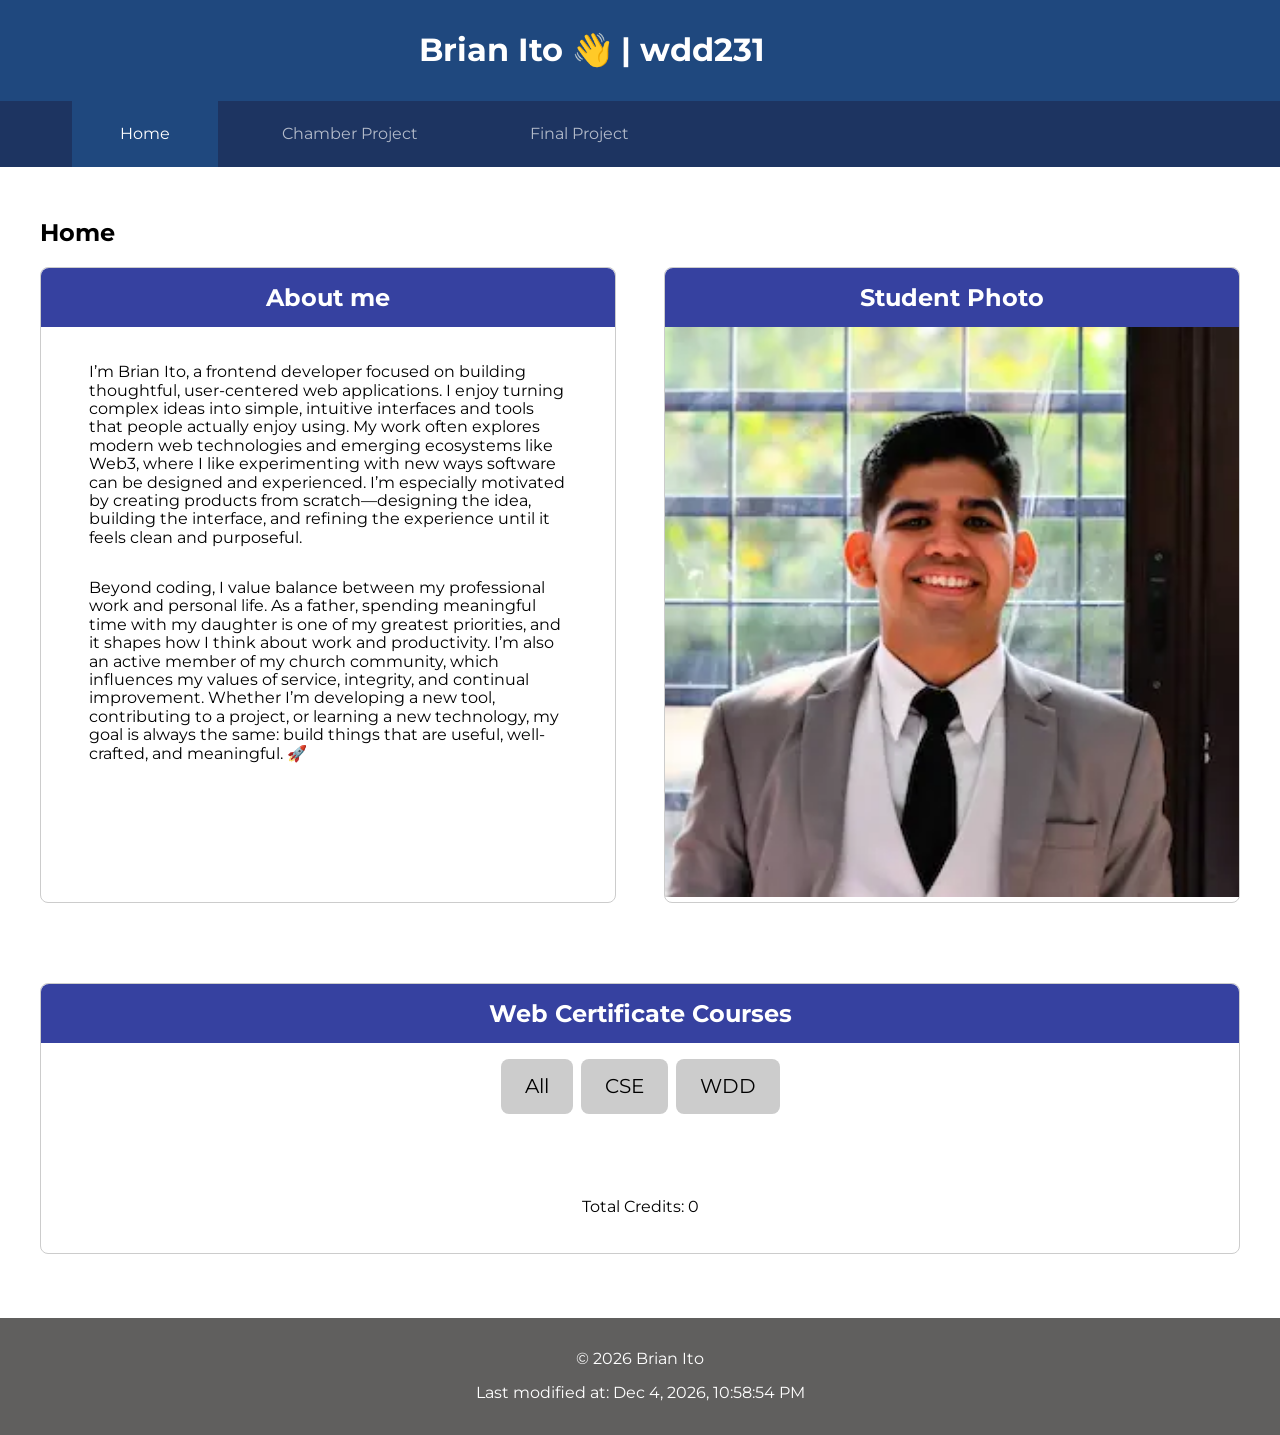
<file: index.html>
<!doctype html>
<html lang="en-US">
  <head>
    <link rel="preconnect" href="https://fonts.googleapis.com" />
    <link rel="preconnect" href="https://fonts.gstatic.com" crossorigin />
    <link
      href="https://fonts.googleapis.com/css2?family=Montserrat:ital,wght@0,100..900;1,100..900&family=Poppins:ital,wght@0,100;0,200;0,300;0,400;0,500;0,600;0,700;0,800;0,900;1,100;1,200;1,300;1,400;1,500;1,600;1,700;1,800;1,900&family=Source+Sans+3:ital,wght@0,200..900;1,200..900&display=swap"
      rel="stylesheet"
    />
    <link href="styles/style.css" rel="stylesheet" />
    <link href="styles/style-large.css" rel="stylesheet" />
<link href="styles/normalize.css" rel="stylesheet" />
    <script src="scripts/getdate.js" defer></script>
    <script src="scripts/hamb.js" defer></script>
    <script src="scripts/courseslist.js" defer></script>
	<link rel="icon" type="image/x-icon" href="images/favicon.ico" />
    <meta charset="UTF-8" />
    <meta name="viewport" content="width=device-width, initial-scale=1" />
    <meta name="author" content="Brian Ito" />
    <meta
      name="description"
      content="This page is tha home page of my WDD231 course at BYUI"
    />
    <title>Brian Ito 👋 | wdd231</title>
  </head>
  <body>
    <header>
      <h1>
       Brian Ito 👋 | wdd231
      </h1>
      <a id="menu"></a>
      <nav>
        <ul class="navigation">
          <li>
            <a class="active" href="/">Home</a>
          </li>
          <li>
            <a href="chamber/index.html">Chamber Project</a>
          </li>
          <li>
            <a href="finalproject/index.html">Final Project</a>
          </li>
        </ul>
      </nav>
    </header>
    <main>
	<h2>Home</h2>
      <article>
				<section>
        <h2>About me</h2>
					<p>
						I’m Brian Ito, a frontend developer focused on building thoughtful, user-centered web applications. I enjoy turning complex ideas into simple, intuitive interfaces and tools that people actually enjoy using. My work often explores modern web technologies and emerging ecosystems like Web3, where I like experimenting with new ways software can be designed and experienced. I’m especially motivated by creating products from scratch—designing the idea, building the interface, and refining the experience until it feels clean and purposeful.</p>
					<p>Beyond coding, I value balance between my professional work and personal life. As a father, spending meaningful time with my daughter is one of my greatest priorities, and it shapes how I think about work and productivity. I’m also an active member of my church community, which influences my values of service, integrity, and continual improvement. Whether I’m developing a new tool, contributing to a project, or learning a new technology, my goal is always the same: build things that are useful, well-crafted, and meaningful. 🚀</p>
				</section>
				<section>

        <h2>Student Photo</h2>

					<picture>
 <img src="images/profile.webp" alt="profile picture" />
					</picture>
				</section>
      </article>
      <article class="certificates">
				<section>
        <h2>Web Certificate Courses</h2>
        <div class="filter-buttons">
          <button id="all">All</button>
          <button id="CSE">CSE</button>
          <button id="WDD">WDD</button>
        </div>
        <div id="courses"></div>
					<p id="total_credits">Total Credits: 0</p>
	</section>
      </article>
    </main>
    <footer>
      <p>&copy; <span id="year"></span> Brian Ito</p>
      <p>Last modified at: <span id="lastModified"></span></p>
    </footer>
  </body>
</html>
</file>
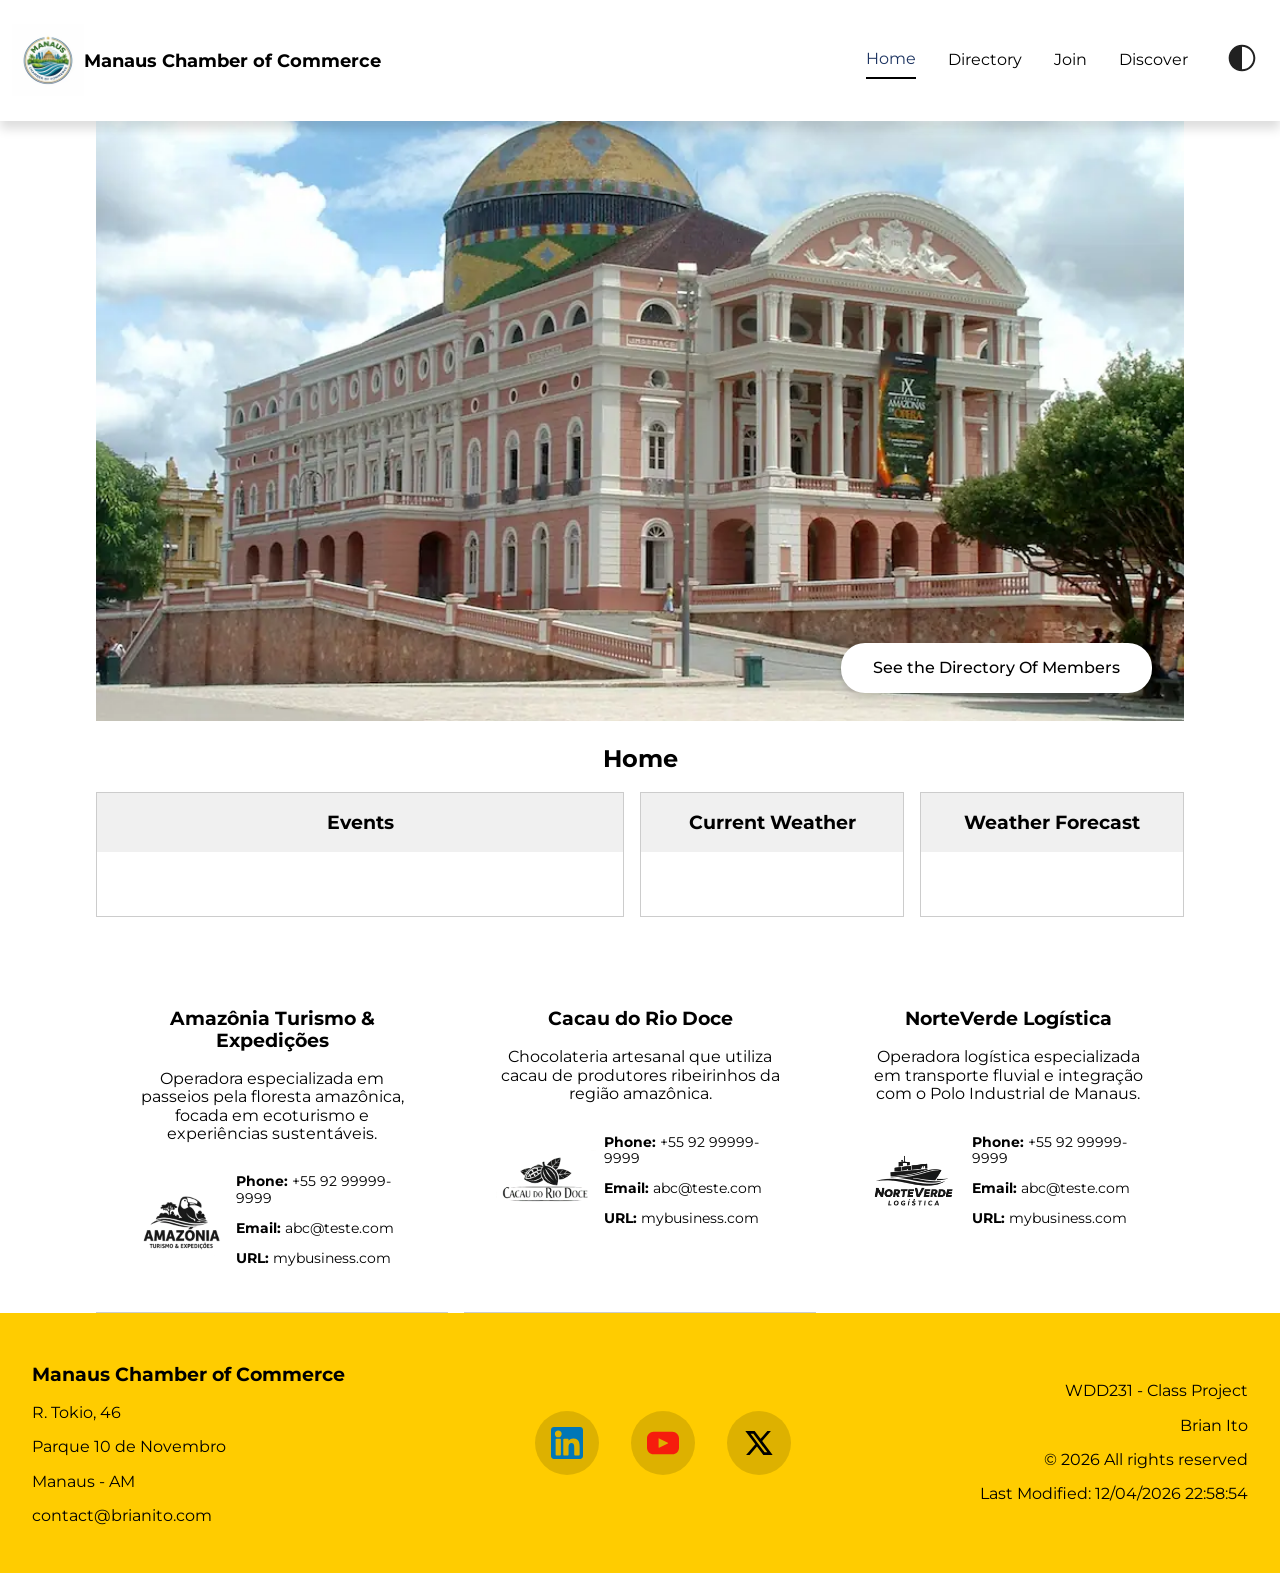
<file: chamber/index.html>
<!doctype html>
<html lang="en">
  <head>
    <meta charset="UTF-8">
    <meta name="author" content="Brian Ito">
    <meta name="viewport" content="width=device-width, initial-scale=1.0">
    <meta name="description" content="A directory of the chamber of commerce for the city of Manaus in Amazonas.">
    <meta name="title" content="Chamber of Commerce Directory">
    <meta property="og:title" content="Chamber of Commerce from Manaus, Amazonas - Directory Page">
    <meta property="og:description"
		content="A directory of the chamber of commerce for the city of Manaus. Find local businesses and services to support the growth and development of the community.">
    <meta property="og:type" content="website">
    <meta property="og:image" content="https://brianito.github.io/wdd231/chamber/images/teatro.webp">
    <meta property="og:url" content="https://brianito.github.io/wdd231/chamber/">
    <title>Manaus Chamber of Commerce</title>
    <link rel="preconnect" href="https://fonts.googleapis.com" />
    <link rel="preconnect" href="https://fonts.gstatic.com" crossorigin />
    <link href="https://fonts.googleapis.com/css2?family=Montserrat:ital,wght@0,100..900;1,100..900&family=Poppins:ital,wght@0,100;0,200;0,300;0,400;0,500;0,600;0,700;0,800;0,900;1,100;1,200;1,300;1,400;1,500;1,600;1,700;1,800;1,900&family=Source+Sans+3:ital,wght@0,200..900;1,200..900&display=swap"
		rel="stylesheet" />
    <link rel="icon" sizes="48x48" type="image/x-icon" href="./images/favicon.ico">
    <link rel="stylesheet" href="styles/normalize.css">
    <link rel="stylesheet" href="styles/small.css">
    <link rel="stylesheet" href="styles/large.css">
    <script src="scripts/weather.mjs" type="module"></script>
    <script src="scripts/hamb.js" defer></script>
    <script src="scripts/home.mjs" type="module" ></script>
  </head>
  <body>
    <main>
      <header>
        <div>
          <h1><img src="images/chamber-logo.webp" alt="Chamber Logo">Manaus Chamber of Commerce
          </h1>
          <div id="buttons">
            <a id="menu"></a>
            <button id="dark-mode">
              <img src="images/dark-mode.svg" alt="Dark Mode Toggle">
            </button>
          </div>
        </div>
        <nav>
          <ul class="navigation">
            <li class="li-active">
              <a class="active" href="#">Home</a>
            </li>
            <li>
              <a href="directory.html">Directory</a>
            </li>
            <li>
              <a href="join.html">Join</a>
            </li>
            <li>
              <a href="discover.html">Discover</a>
            </li>
            <li>
              <button id="dark-mode-resp">
                <img src="images/dark-mode.svg" alt="Dark Mode Toggle">
              </button>
            </li>
          </ul>
        </nav>
      </header>
      <section id="content" >
        <article class="relative">
          <picture>
            <source media="(max-width: 600px)" srcset="images/teatro-small.webp">
            <img src="images/teatro.webp" alt="Teatro Amazonas">
          </picture>
          <a href="/chamber/directory.html" class="cta-link">
            <button id="cta-button">See the Directory Of Members</button>
          </a>
        </article>
        <section>
          <h2>Home
          </h2>
          <div class="grid">
            <div>
              <h3>Events</h3>
            </div>
            <div>
              <h3>Current Weather</h3>
              <div id="weather"></div>
            </div>
            <div>
              <h3>Weather Forecast</h3>
              <div id="forecast"></div>
            </div>
          </div>
          <div id="businesses">
          </div>
        </section>
      </section>
      <footer>
        <section>
          <h3>Manaus Chamber of Commerce </h3>
          <p>R. Tokio, 46</p>
          <p>Parque 10 de Novembro</p>
          <p>Manaus - AM</p>
          <p>contact@brianito.com</p>
        </section>
        <section>
          <a href="https://www.linkedin.com/in/brian-ito/" target="_blank" rel="noopener">
            <img src="images/linkedin.svg" alt="Linkedin Profile">
          </a>
          <a href="https://www.youtube.com/@brianito" target="_blank" rel="noopener">
            <img src="images/youtube.svg" alt="YouTube Channel">
          </a>
          <a href="https://x.com/BrianIto_" target="_blank" rel="noopener">
            <img src="images/x-icon.svg" alt="X Account">
          </a>
        </section>
        <section>
          <p>WDD231 - Class Project</p>
          <p>Brian Ito</p>
          <p>&copy; 2026 All rights reserved</p>
          <p id="last-modified">Last modification: </p>
        </section>
      </footer>
    </main>
  </body>
</html>
</file>
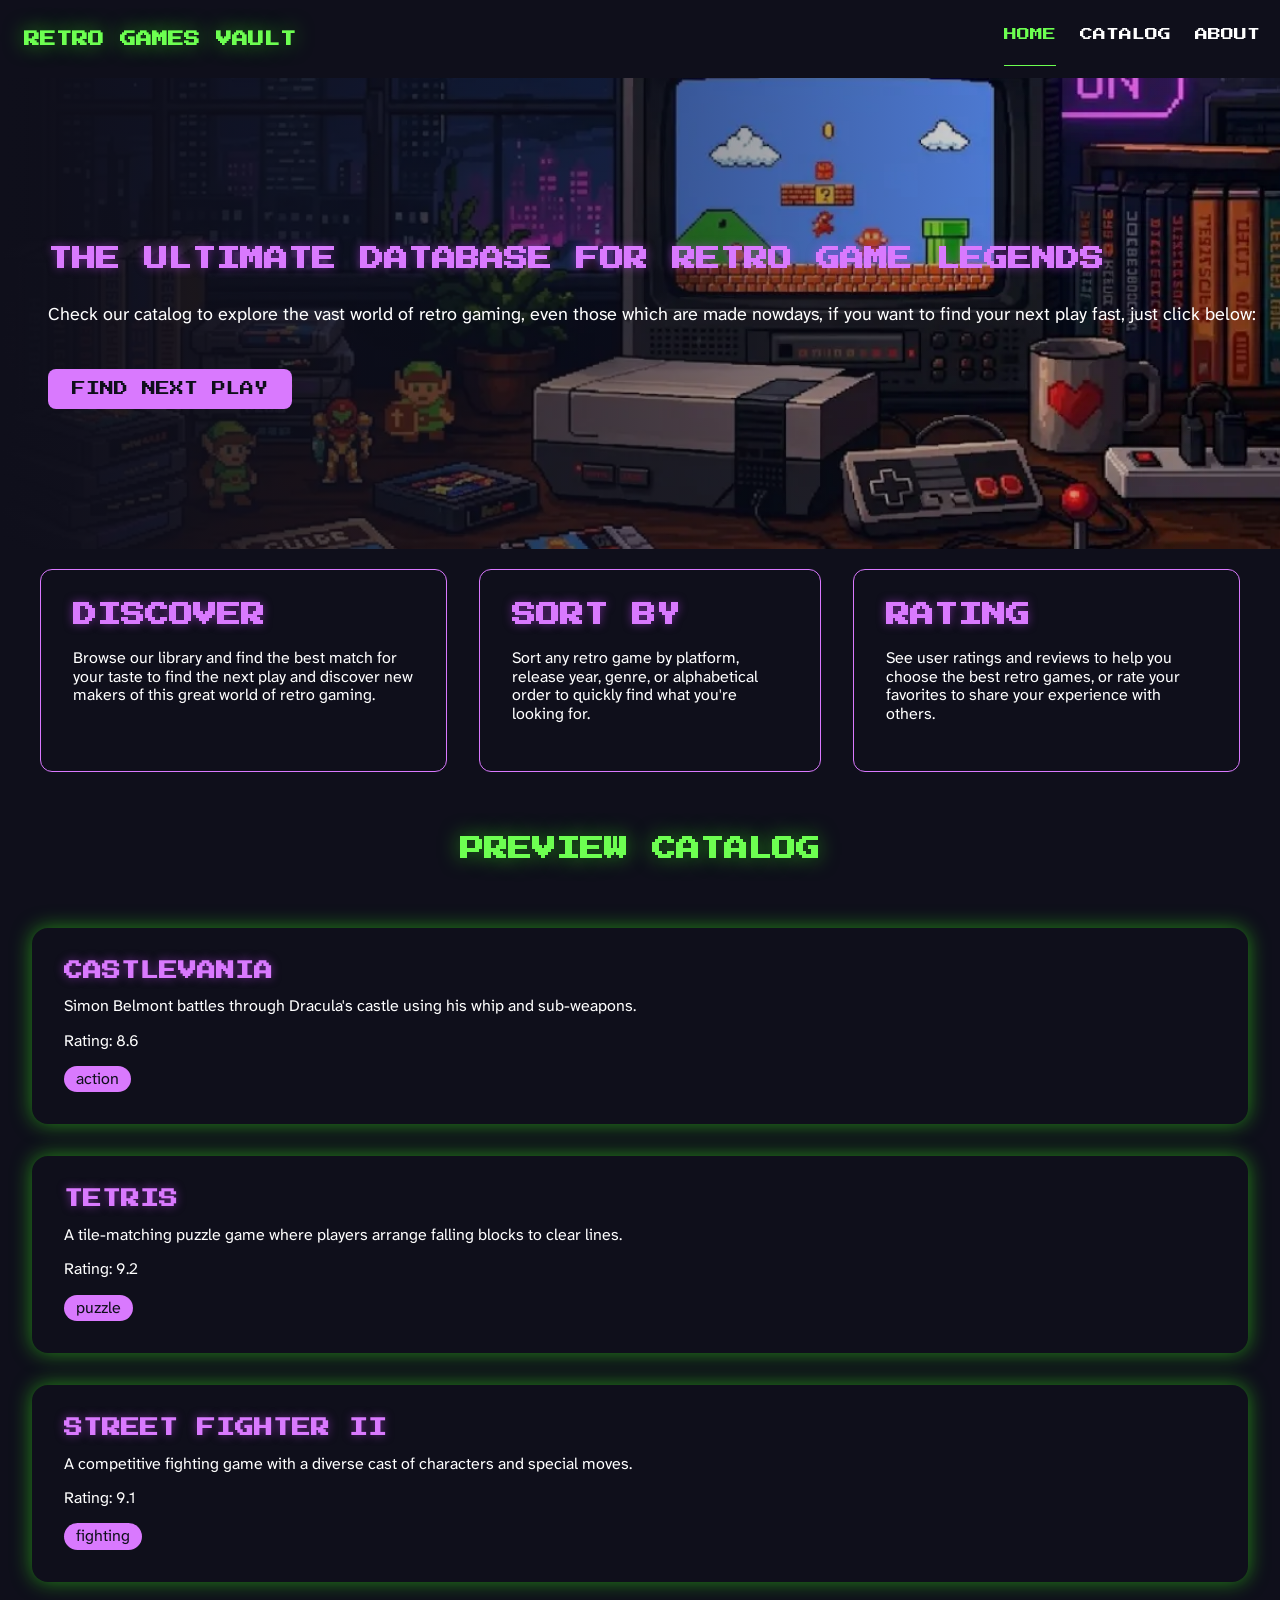
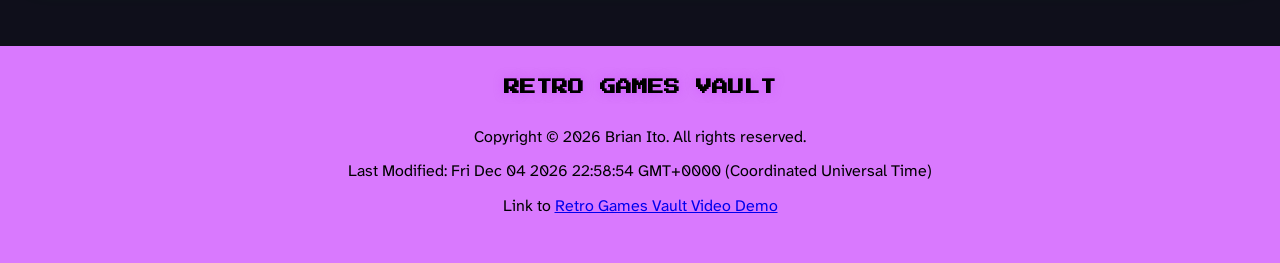
<file: finalproject/index.html>
<!doctype html>
<html lang="en">
  <head>
    <meta charset="UTF-8">
    <meta name="description" content="A personal database for retro games and a place to share my love for retro games with others.">
    <meta name="author" content="Brian Ito">
    <meta name="viewport" content="width=device-width, initial-scale=1.0">
    <meta property="og:title" content="Retro Games Vault">
    <meta property="og:description" content="A database for retro games to share with others. Explore our catalog, find your next play, and connect with fellow retro gaming enthusiasts.">
    <meta property="og:image" content="https://brianito.github.io/wdd231/finalproject/images/hero.webp">
    <meta property="og:url" content="https://brianito.github.io/wdd231/finalproject/index.html">
    <link rel="preconnect" href="https://fonts.googleapis.com">
    <link rel="preconnect" href="https://fonts.gstatic.com" crossorigin>
    <link href="https://fonts.googleapis.com/css2?family=Atkinson+Hyperlegible+Next:ital,wght@0,200..800;1,200..800&family=Press+Start+2P&display=swap" rel="stylesheet">
    <link rel="stylesheet" href="styles/small.css">
    <link rel="stylesheet" href="styles/large.css">
    <link rel="stylesheet" href="styles/xlarge.css">
    <link rel="icon" type="image/x-icon" href="/images/favicon.ico" />
    <link rel="stylesheet" href="styles/normalize.css">
    <title>Retro Games Vault</title>
    <script src="scripts/index.js" type="module"></script>
  </head>
  <body>
    <header>
      <div class="header-container">
        <h1>Retro Games Vault</h1>
        <a id="menu"></a>
      </div>
      <nav>
        <div class="navigation">
          <a class="active" href="#">
            <p class="li-active">
              Home
            </p>
          </a>
          <a href="catalog.html">
            <p>
              Catalog
            </p>
          </a>
          <a href="about.html">
            <p>
              About
            </p>
          </a>
        </div>
      </nav>
    </header>
    <main>
      <div class="hero-container">
        <div class="hero-gradient"></div>
        <div class="hero-text">
          <h2>The ultimate database for retro game legends</h2>
          <p>Check our catalog to explore the vast world of retro gaming, even those which are made nowdays, if you want to find your next play fast, just click below:</p>
          <a href="catalog.html" class="button-link">Find next play</a>
        </div>
        <picture>
          <source srcset="images/hero.webp" type="image/webp" media="(min-width: 750px)">
          <img src="images/hero-mobile.webp" alt="hero image" loading="lazy">
        </picture>
      </div>
      <div class="cards">
        <div>
          <h2>Discover</h2>
          <p>Browse our library and find the best match for your taste to find the next play and discover new makers of this great world of retro gaming.</p>
        </div>
        <div>
          <h2>Sort By</h2>
          <p>Sort any retro game by platform, release year, genre, or alphabetical order to quickly find what you're looking for.</p>
        </div>
        <div>
          <h2>Rating</h2>
          <p>See user ratings and reviews to help you choose the best retro games, or rate your favorites to share your experience with others.</p>
        </div>
      </div>
      <h2 class="heading-preview">Preview Catalog</h2>
      <div class="preview">
      </div>
    </main>
    <footer>
      <h2>Retro Games Vault</h2>
      <div>
        <p>Copyright &copy; 2026 Brian Ito. All rights reserved.</p>
        <p>Last Modified: <span id="last-modified"></span></p>
        <p>Link to <a href="https://www.youtube.com/watch?v=wch9gAysm1Q">Retro Games Vault Video Demo</a></p>
      </div>
    </footer>
  </body>
</html>
</file>
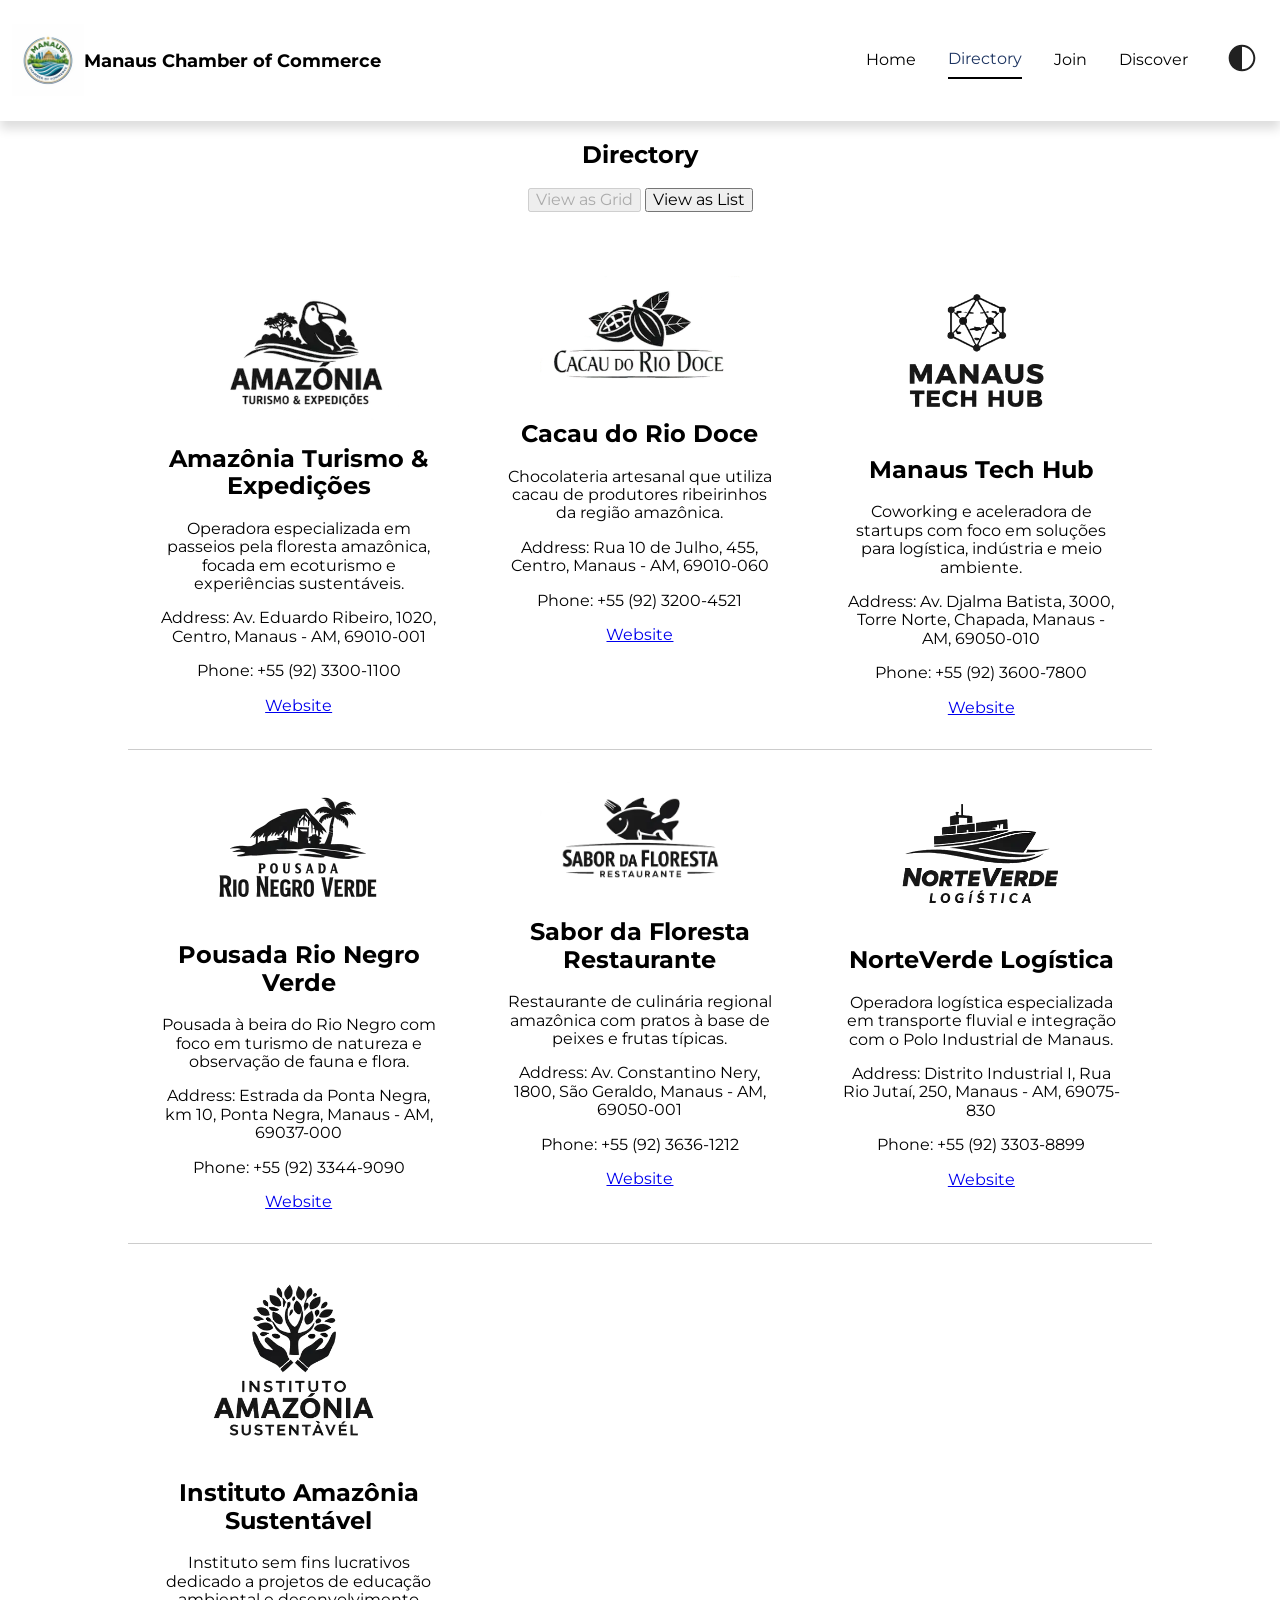
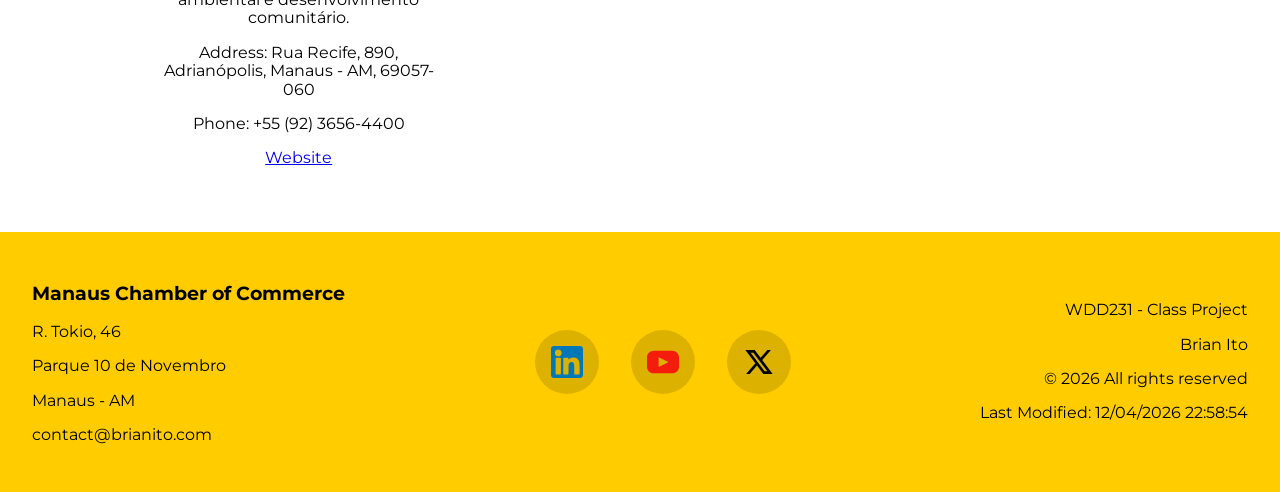
<file: chamber/directory.html>
<!doctype html>
<html lang="en">
  <head>
    <meta charset="UTF-8">
    <meta name="author" content="Brian Ito">
    <meta name="viewport" content="width=device-width, initial-scale=1.0">
    <meta name="description" content="A directory of the chamber of commerce for the city of Manaus in Amazonas.">
    <meta name="title" content="Chamber of Commerce Directory">
    <meta property="og:title" content="Chamber of Commerce from Manaus, Amazonas - Directory Page">
    <meta property="og:description" content="A directory of the chamber of commerce for the city of Manaus. Find local businesses and services to support the growth and development of the community.">
    <meta property="og:type" content="website">
    <meta property="og:image" content="https://brianito.github.io/wdd231/chamber/images/teatro.webp">
    <meta property="og:url" content="https://brianito.github.io/wdd231/chamber/">
    <title>Directory Chamber of Commerce of Manaus</title>
    <link rel="preconnect" href="https://fonts.googleapis.com" />
    <link rel="preconnect" href="https://fonts.gstatic.com" crossorigin />
    <link
      href="https://fonts.googleapis.com/css2?family=Montserrat:ital,wght@0,100..900;1,100..900&family=Poppins:ital,wght@0,100;0,200;0,300;0,400;0,500;0,600;0,700;0,800;0,900;1,100;1,200;1,300;1,400;1,500;1,600;1,700;1,800;1,900&family=Source+Sans+3:ital,wght@0,200..900;1,200..900&display=swap"
      rel="stylesheet"
    />
    <link rel="icon" sizes="48x48" type="image/x-icon" href="./images/favicon.ico">
    <link rel="stylesheet" href="styles/normalize.css">
    <link rel="stylesheet" href="styles/small.css">
    <link rel="stylesheet" href="styles/large.css">
    <script src="scripts/hamb.js" defer></script>
    <script src="scripts/directory.mjs" type="module" ></script>
  </head>
  <body>
    <main>
      <header>
				<div>
        <h1><img src="images/chamber-logo.webp" alt="Chamber Logo">Manaus Chamber of Commerce</h1>
        <div id="buttons">

          <a id="menu"></a>

          <button id="dark-mode">
            <img src="images/dark-mode.svg" alt="Dark Mode Toggle">
          </button>
	</div>
        </div>

      <nav>
        <ul class="navigation">
          <li>
            <a href="index.html">Home</a>
          </li>
          <li class="li-active">
            <a class="active" href="#">Directory</a>
          </li>
            <li>
              <a href="join.html">Join</a>
            </li>
          <li>
              <a href="discover.html">Discover</a>
          </li>
						<li>
          <button id="dark-mode-resp">
            <img src="images/dark-mode.svg" alt="Dark Mode Toggle">
          </button>
						</li>
        </ul>
      </nav>
      </header>
      <section id="content">
        <h2>Directory</h2>
        <button id="grid-view">View as Grid</button>
        <button id="list-view">View as List</button>
        <div id="directory-list">
        </div>
      </section>
      <footer>
        <section>
          <h3>Manaus Chamber of Commerce </h3>
          <p>R. Tokio, 46</p>
          <p>Parque 10 de Novembro</p>
          <p>Manaus - AM</p>
          <p>contact@brianito.com</p>
        </section>
        <section>
          <a href="https://www.linkedin.com/in/brian-ito/" target="_blank" rel="noopener">
            <img src="images/linkedin.svg" alt="Linkedin Profile">
          </a>
          <a href="https://www.youtube.com/@brianito" target="_blank" rel="noopener">
            <img src="images/youtube.svg" alt="YouTube Channel">
          </a>
          <a href="https://x.com/BrianIto_" target="_blank" rel="noopener">
            <img src="images/x-icon.svg" alt="X Account">
          </a>
        </section>
        <section>
          <p>WDD231 - Class Project</p>
          <p>Brian Ito</p>
          <p>&copy; 2026 All rights reserved</p>
          <p id="last-modified">Last modification: </p>
        </section>
      </footer>
    </main>
  </body>
</html>
</file>
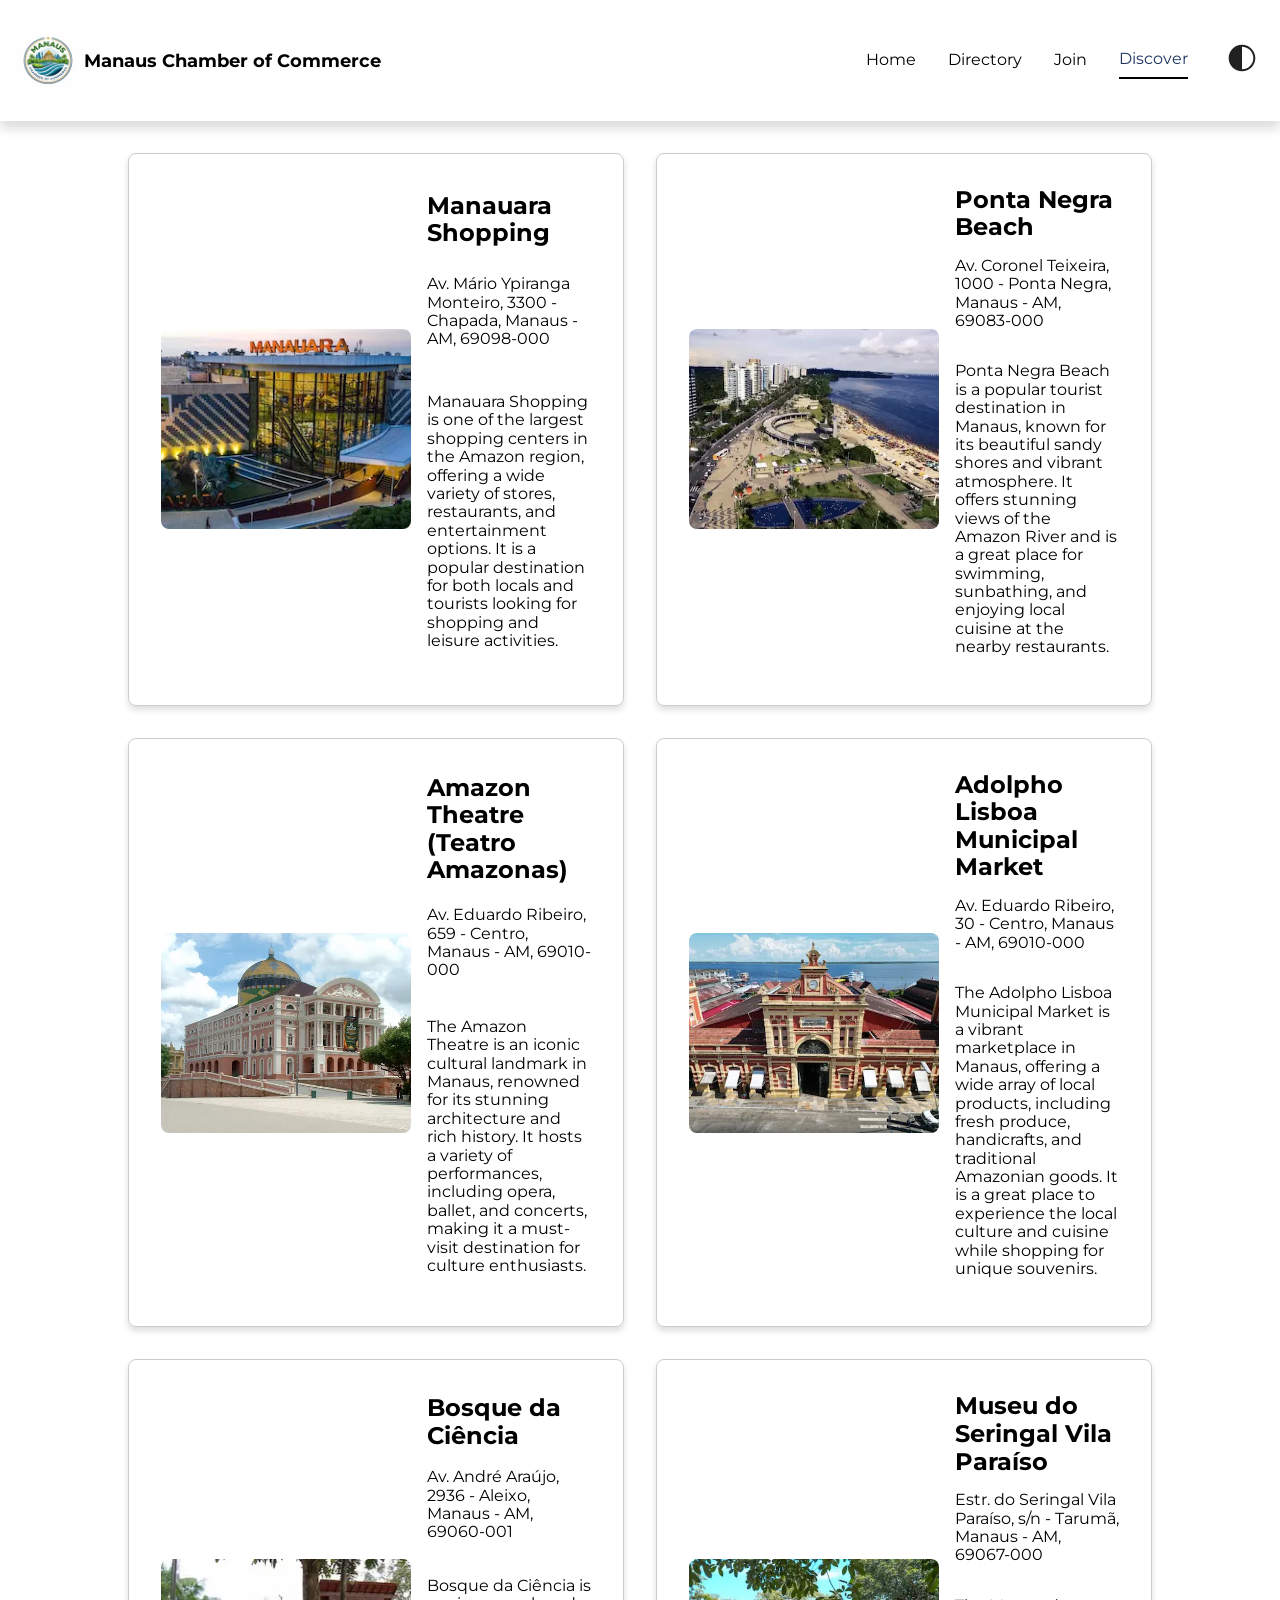
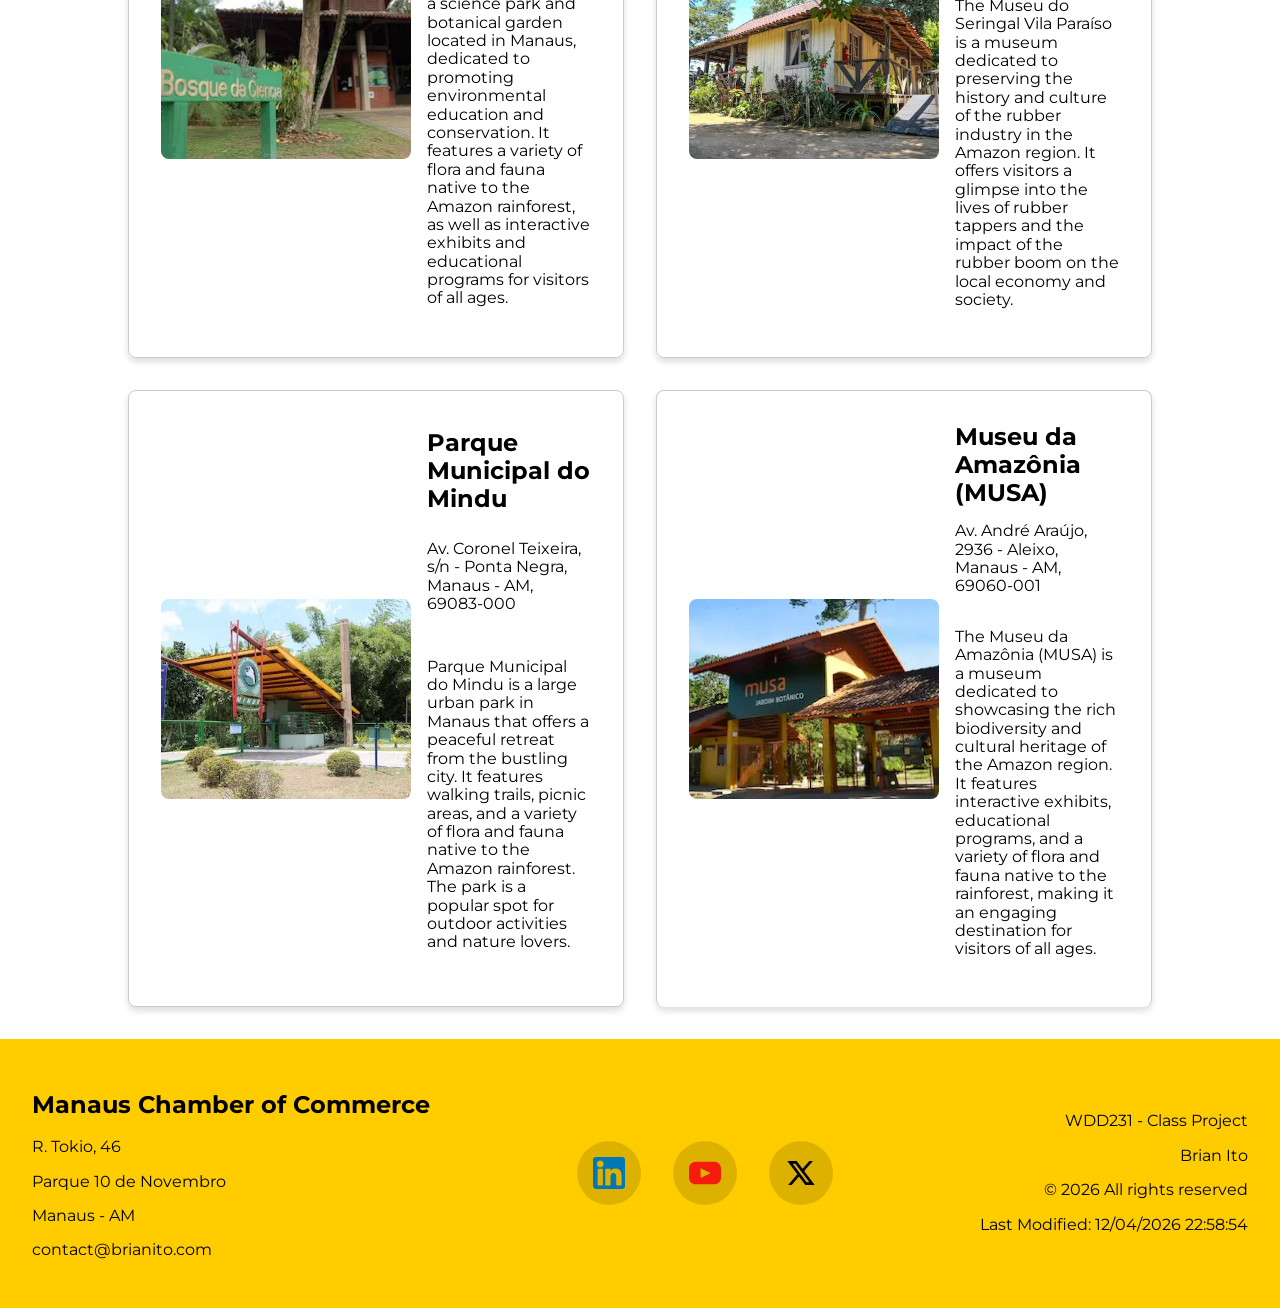
<file: chamber/discover.html>
<!doctype html>
<html lang="en">
  <head>
    <meta charset="UTF-8">
    <meta name="author" content="Brian Ito"> <meta name="viewport" content="width=device-width, initial-scale=1.0">
    <meta name="description" content="A directory of the chamber of commerce for the city of Manaus in Amazonas.">
    <meta name="title" content="Chamber of Commerce Directory">
    <meta property="og:title" content="Chamber of Commerce from Manaus, Amazonas - Directory Page">
    <meta property="og:description"
		content="A directory of the chamber of commerce for the city of Manaus. Find local businesses and services to support the growth and development of the community.">
    <meta property="og:type" content="website">
    <meta property="og:image" content="https://brianito.github.io/wdd231/chamber/images/teatro.webp">
    <meta property="og:url" content="https://brianito.github.io/wdd231/chamber/">
    <title>Discover Manaus Chamber of Commerce</title>
    <link rel="preconnect" href="https://fonts.googleapis.com" />
    <link rel="preconnect" href="https://fonts.gstatic.com" crossorigin />
    <link href="https://fonts.googleapis.com/css2?family=Montserrat:ital,wght@0,100..900;1,100..900&family=Poppins:ital,wght@0,100;0,200;0,300;0,400;0,500;0,600;0,700;0,800;0,900;1,100;1,200;1,300;1,400;1,500;1,600;1,700;1,800;1,900&family=Source+Sans+3:ital,wght@0,200..900;1,200..900&display=swap"
		rel="stylesheet" />
    <link rel="icon" sizes="48x48" type="image/x-icon" href="./images/favicon.ico">
    <link rel="stylesheet" href="styles/normalize.css">
    <link rel="stylesheet" href="styles/small.css">
    <link rel="stylesheet" href="styles/large.css">
    <script src="scripts/hamb.js" defer></script>
    <script src="scripts/discover.mjs" type="module"></script>
    <script src="scripts/home.mjs" type="module" ></script>
  </head>
  <body>
    <main>
      <header>
        <div>
          <h1><img src="images/chamber-logo.webp" alt="Chamber Logo">Manaus Chamber of Commerce
          </h1>
          <div id="buttons">
            <a id="menu"></a>
            <button id="dark-mode">
              <img src="images/dark-mode.svg" alt="Dark Mode Toggle">
            </button>
          </div>
        </div>
        <nav>
          <ul class="navigation">
            <li>
              <a href="index.html">Home</a>
            </li>
            <li>
              <a href="directory.html">Directory</a>
            </li>
            <li>
              <a href="join.html">Join</a>
            </li>
            <li class="li-active">
              <a class="active" href="#">Discover</a>
            </li>
            <li>
              <button id="dark-mode-resp">
                <img src="images/dark-mode.svg" alt="Dark Mode Toggle">
              </button>
            </li>
          </ul>
        </nav>
      </header>
      <section id="content" >
      </section>
      <footer>
        <section>
          <h2>Manaus Chamber of Commerce </h2>
          <p>R. Tokio, 46</p>
          <p>Parque 10 de Novembro</p>
          <p>Manaus - AM</p>
          <p>contact@brianito.com</p>
        </section>
        <section>
          <a href="https://www.linkedin.com/in/brian-ito/" target="_blank" rel="noopener">
            <img src="images/linkedin.svg" alt="Linkedin Profile">
          </a>
          <a href="https://www.youtube.com/@brianito" target="_blank" rel="noopener">
            <img src="images/youtube.svg" alt="YouTube Channel">
          </a>
          <a href="https://x.com/BrianIto_" target="_blank" rel="noopener">
            <img src="images/x-icon.svg" alt="X Account">
          </a>
        </section>
        <section>
          <p>WDD231 - Class Project</p>
          <p>Brian Ito</p>
          <p>&copy; 2026 All rights reserved</p>
          <p id="last-modified">Last modification: </p>
        </section>
      </footer>
    </main>
  </body>
</html>
</file>
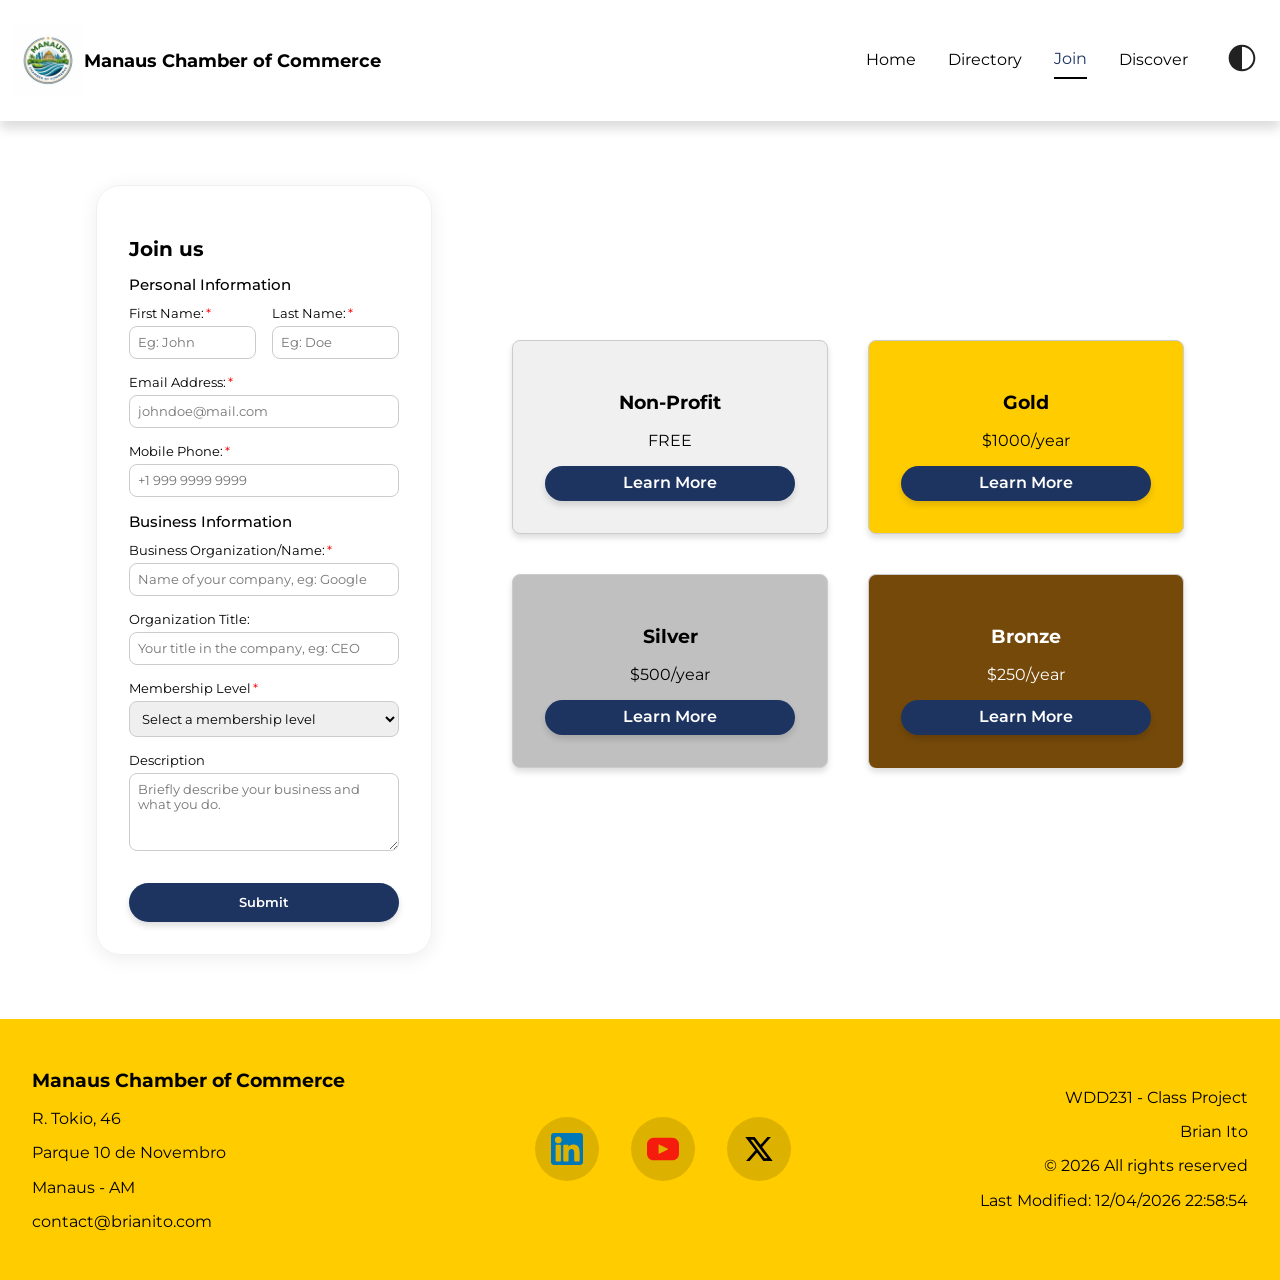
<file: chamber/join.html>
<!doctype html>
<html lang="en">
  <head>
    <meta charset="UTF-8">
    <meta name="author" content="Brian Ito">
    <meta name="viewport" content="width=device-width, initial-scale=1.0">
    <meta name="description" content="A directory of the chamber of commerce for the city of Manaus in Amazonas.">
    <meta name="title" content="Chamber of Commerce Directory">
    <meta property="og:title" content="Chamber of Commerce from Manaus, Amazonas - Directory Page">
    <meta property="og:description"
		content="A directory of the chamber of commerce for the city of Manaus. Find local businesses and services to support the growth and development of the community.">
    <meta property="og:type" content="website">
    <meta property="og:image" content="https://brianito.github.io/wdd231/chamber/images/teatro.webp">
    <meta property="og:url" content="https://brianito.github.io/wdd231/chamber/">
    <title>Join Chamber of Commerce of Manaus</title>
    <link rel="preconnect" href="https://fonts.googleapis.com" />
    <link rel="preconnect" href="https://fonts.gstatic.com" crossorigin />
    <link href="https://fonts.googleapis.com/css2?family=Montserrat:ital,wght@0,100..900;1,100..900&family=Poppins:ital,wght@0,100;0,200;0,300;0,400;0,500;0,600;0,700;0,800;0,900;1,100;1,200;1,300;1,400;1,500;1,600;1,700;1,800;1,900&family=Source+Sans+3:ital,wght@0,200..900;1,200..900&display=swap"
		rel="stylesheet" />
    <link rel="icon" sizes="48x48" type="image/x-icon" href="./images/favicon.ico">
    <link rel="stylesheet" href="styles/normalize.css">
    <link rel="stylesheet" href="styles/small.css">
    <link rel="stylesheet" href="styles/large.css">
    <script src="scripts/weather.mjs" type="module"></script>
    <script src="scripts/hamb.js" defer></script>
    <script src="scripts/join.mjs" defer></script>
    <script src="scripts/home.mjs" type="module" ></script>
  </head>
  <body>
    <main>
      <header>
        <div>
          <h1><img src="images/chamber-logo.webp" alt="Chamber Logo">Manaus Chamber of Commerce
          </h1>
          <div id="buttons">
            <a id="menu"></a>
            <button id="dark-mode">
              <img src="images/dark-mode.svg" alt="Dark Mode Toggle">
            </button>
          </div>
        </div>
        <nav>
          <ul class="navigation">
            <li>
              <a href="index.html">Home</a>
            </li>
            <li>
              <a href="directory.html">Directory</a>
            </li>
            <li class="li-active">
              <a class="active" href="#">Join</a>
            </li>
            <li>
              <a href="discover.html">Discover</a>
            </li>
            <li>
              <button id="dark-mode-resp">
                <img src="images/dark-mode.svg" alt="Dark Mode Toggle">
              </button>
            </li>
          </ul>
        </nav>
      </header>
      <section id="content" class="flex center-align">
        <form method="GET" action="thankyou.html">
          <h2>Join us</h2>
          <h3>Personal Information
          </h3>
          <div class="flex">
            <div>
              <label for="first_name" class="required">First Name:</label>
              <input placeholder="Eg: John" type="text" title="first_name" id="first_name" name="first_name" autocomplete="given-name" required>
            </div>
            <div>
              <label  for="last_name" class="required">Last Name:</label>
              <input placeholder="Eg: Doe" type="text" id="last_name" title="last_name" name="last_name" autocomplete="family-name" required>
            </div>
          </div>
          <label for="email" class="required">Email Address:</label>
          <input placeholder="johndoe@mail.com" title="email" type="email" id="email" name="email" autocomplete="email" required>
          <label for="phone" class="required">Mobile Phone:</label>
          <input title="phone" placeholder="+1 999 9999 9999" type="tel" id="phone" name="phone" autocomplete="tel" required>
          <h3>
            Business Information
          </h3>
          <label for="business" class="required">Business Organization/Name:</label>
          <input title="business" placeholder="Name of your company, eg: Google" autocomplete="organization" type="text" id="business" name="business" required>
          <label for="organization_title">Organization Title:</label>
          <input  pattern="[A-Za-z\- ]{7,}" title="organization_title" placeholder="Your title in the company, eg: CEO" type="text" id="organization_title" name="organization_title" autocomplete="organization-title">
          <label for="level" class="required">Membership Level</label>
          <select name="level" id="level" required>
            <option value="" disabled selected>Select a membership level</option>
            <option value="np">Non-Profit - FREE</option>
            <option value="premium">Bronze - $250/year</option>
            <option value="elite">Silver - $500/year</option>
            <option value="corporate">Gold - $1000/year</option>
          </select>
          <label for="description">Description</label>
          <textarea id="description" title="organization_description" name="description" placeholder="Briefly describe your business and what you do." rows="4" ></textarea>
          <input class="hidden" type="hidden" id="timestamp" name="timestamp">
          <button type="submit">
            Submit
          </button>
        </form>
        <section id="cards-container">
          <div class="card np">
            <h3>Non-Profit</h3>
            <p>FREE</p>
            <button id="free-btn">Learn More</button>
            <dialog id="free-modal">
              <button id="close-free" class="close">X</button>
              <ul>
                <li>Priority listing in the directory</li>
                <li>Featured placement on the homepage</li>
                <li>Exclusive networking events</li>
              </ul>
            </dialog>
          </div>
          <div class="card gold">
            <h3>Gold</h3>
            <p>$1000/year</p>
            <button id="gold-btn">Learn More</button>
            <dialog id="gold-modal">
              <button id="close-gold" class="close">X</button>
              <ul class="feature">
                <li>Priority listing in the directory</li>
                <li>Featured placement on the homepage</li>
                <li>Exclusive networking events</li>
              </ul>
            </dialog>
          </div>
          <div class="card silver">
            <h3>Silver</h3>
            <p>$500/year</p>
            <button id="silver-btn">Learn More</button>
            <dialog id="silver-modal">
              <button id="close-silver" class="close">X</button>
              <ul class="feature">
                <li>Enhanced listing in the directory</li>
                <li>Access to networking events</li>
                <li>Monthly newsletter</li>
              </ul>
            </dialog>
          </div>
          <div class="card bronze">
            <h3>Bronze</h3>
            <p>$250/year</p>
            <button id="bronze-btn">Learn More</button>
            <dialog id="bronze-modal">
              <button id="close-bronze" class="close">X</button>
              <ul class="feature">
                <li>Basic listing in the directory</li>
                <li>Access to online resources</li>
              </ul>
            </dialog>
          </div>
        </section>
      </section>
      <footer>
        <section>
          <h3>Manaus Chamber of Commerce </h3>
          <p>R. Tokio, 46</p>
          <p>Parque 10 de Novembro</p>
          <p>Manaus - AM</p>
          <p>contact@brianito.com</p>
        </section>
        <section>
          <a href="https://www.linkedin.com/in/brian-ito/" target="_blank" rel="noopener">
            <img src="images/linkedin.svg" alt="Linkedin Profile">
          </a>
          <a href="https://www.youtube.com/@brianito" target="_blank" rel="noopener">
            <img src="images/youtube.svg" alt="YouTube Channel">
          </a>
          <a href="https://x.com/BrianIto_" target="_blank" rel="noopener">
            <img src="images/x-icon.svg" alt="X Account">
          </a>
        </section>
        <section>
          <p>WDD231 - Class Project</p>
          <p>Brian Ito</p>
          <p>&copy; 2026 All rights reserved</p>
          <p id="last-modified">Last modification: </p>
        </section>
      </footer>
    </main>
  </body>
</html>
</file>
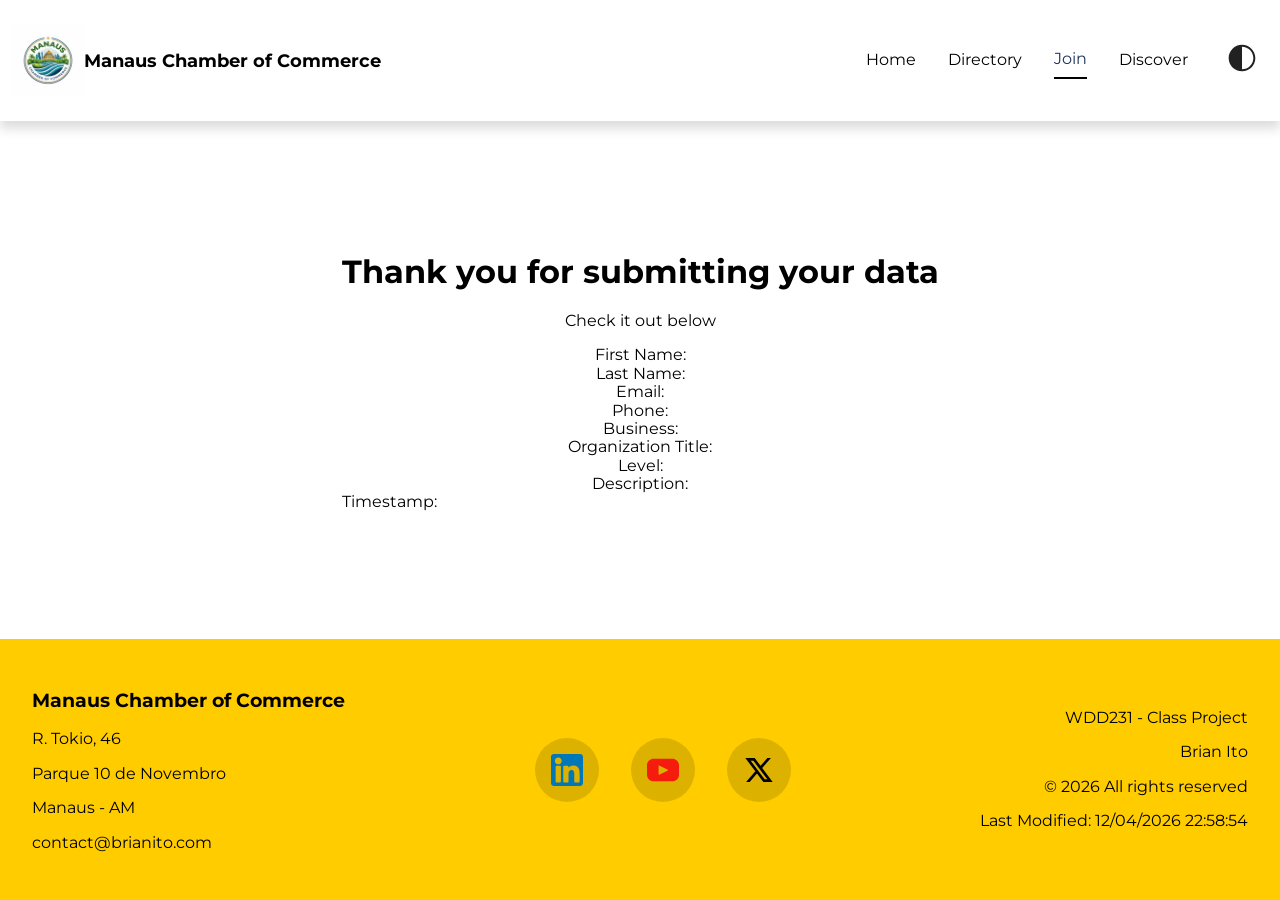
<file: chamber/thankyou.html>
<!doctype html>
<html lang="en">
  <head>
    <meta charset="UTF-8">
    <meta name="author" content="Brian Ito">
    <meta name="viewport" content="width=device-width, initial-scale=1.0">
    <meta name="description" content="A directory of the chamber of commerce for the city of Manaus in Amazonas.">
    <meta name="title" content="Chamber of Commerce Directory">
    <meta property="og:title" content="Chamber of Commerce from Manaus, Amazonas - Directory Page">
    <meta property="og:description"
		content="A directory of the chamber of commerce for the city of Manaus. Find local businesses and services to support the growth and development of the community.">
    <meta property="og:type" content="website">
    <meta property="og:image" content="https://brianito.github.io/wdd231/chamber/images/teatro.webp">
    <meta property="og:url" content="https://brianito.github.io/wdd231/chamber/">
    <title>Thank you - Chamber of Commerce of Manaus </title>
    <link rel="preconnect" href="https://fonts.googleapis.com" />
    <link rel="preconnect" href="https://fonts.gstatic.com" crossorigin />
    <link href="https://fonts.googleapis.com/css2?family=Montserrat:ital,wght@0,100..900;1,100..900&family=Poppins:ital,wght@0,100;0,200;0,300;0,400;0,500;0,600;0,700;0,800;0,900;1,100;1,200;1,300;1,400;1,500;1,600;1,700;1,800;1,900&family=Source+Sans+3:ital,wght@0,200..900;1,200..900&display=swap"
		rel="stylesheet" />
    <link rel="icon" sizes="48x48" type="image/x-icon" href="./images/favicon.ico">
    <link rel="stylesheet" href="styles/normalize.css">
    <link rel="stylesheet" href="styles/small.css">
    <link rel="stylesheet" href="styles/large.css">
    <script src="scripts/hamb.js" defer></script>
    <script src="scripts/thankyou.mjs" type="module"></script>
    <script src="scripts/home.mjs" type="module" ></script>
  </head>
  <body>
    <main>
      <header>
        <div>
          <h1><img src="images/chamber-logo.webp" alt="Chamber Logo">Manaus Chamber of Commerce
          </h1>
          <div id="buttons">
            <a id="menu"></a>
            <button id="dark-mode">
              <img src="images/dark-mode.svg" alt="Dark Mode Toggle">
            </button>
          </div>
        </div>
        <nav>
          <ul class="navigation">
            <li>
              <a href="index.html">Home</a>
            </li>
            <li>
              <a href="directory.html">Directory</a>
            </li>
            <li class="li-active">
              <a class="active" href="#">Join</a>
            </li>
            <li>
              <a href="#">Discover</a>
            </li>
            <li>
              <button id="dark-mode-resp">
                <img src="images/dark-mode.svg" alt="Dark Mode Toggle">
              </button>
            </li>
          </ul>
        </nav>
      </header>
      <section id="content" class="center-align">
        <div>
          <h1>Thank you for submitting your data</h1>
          <p>Check it out below</p>
          <article id="submitted-data">
          </article>
        </div>
      </section>
      <footer>
        <section>
          <h3>Manaus Chamber of Commerce </h3>
          <p>R. Tokio, 46</p>
          <p>Parque 10 de Novembro</p>
          <p>Manaus - AM</p>
          <p>contact@brianito.com</p>
        </section>
        <section>
          <a href="https://www.linkedin.com/in/brian-ito/" target="_blank" rel="noopener">
            <img src="images/linkedin.svg" alt="Linkedin Profile">
          </a>
          <a href="https://www.youtube.com/@brianito" target="_blank" rel="noopener">
            <img src="images/youtube.svg" alt="YouTube Channel">
          </a>
          <a href="https://x.com/BrianIto_" target="_blank" rel="noopener">
            <img src="images/x-icon.svg" alt="X Account">
          </a>
        </section>
        <section>
          <p>WDD231 - Class Project</p>
          <p>Brian Ito</p>
          <p>&copy; 2026 All rights reserved</p>
          <p id="last-modified">Last modification: </p>
        </section>
      </footer>
    </main>
  </body>
</html>
</file>
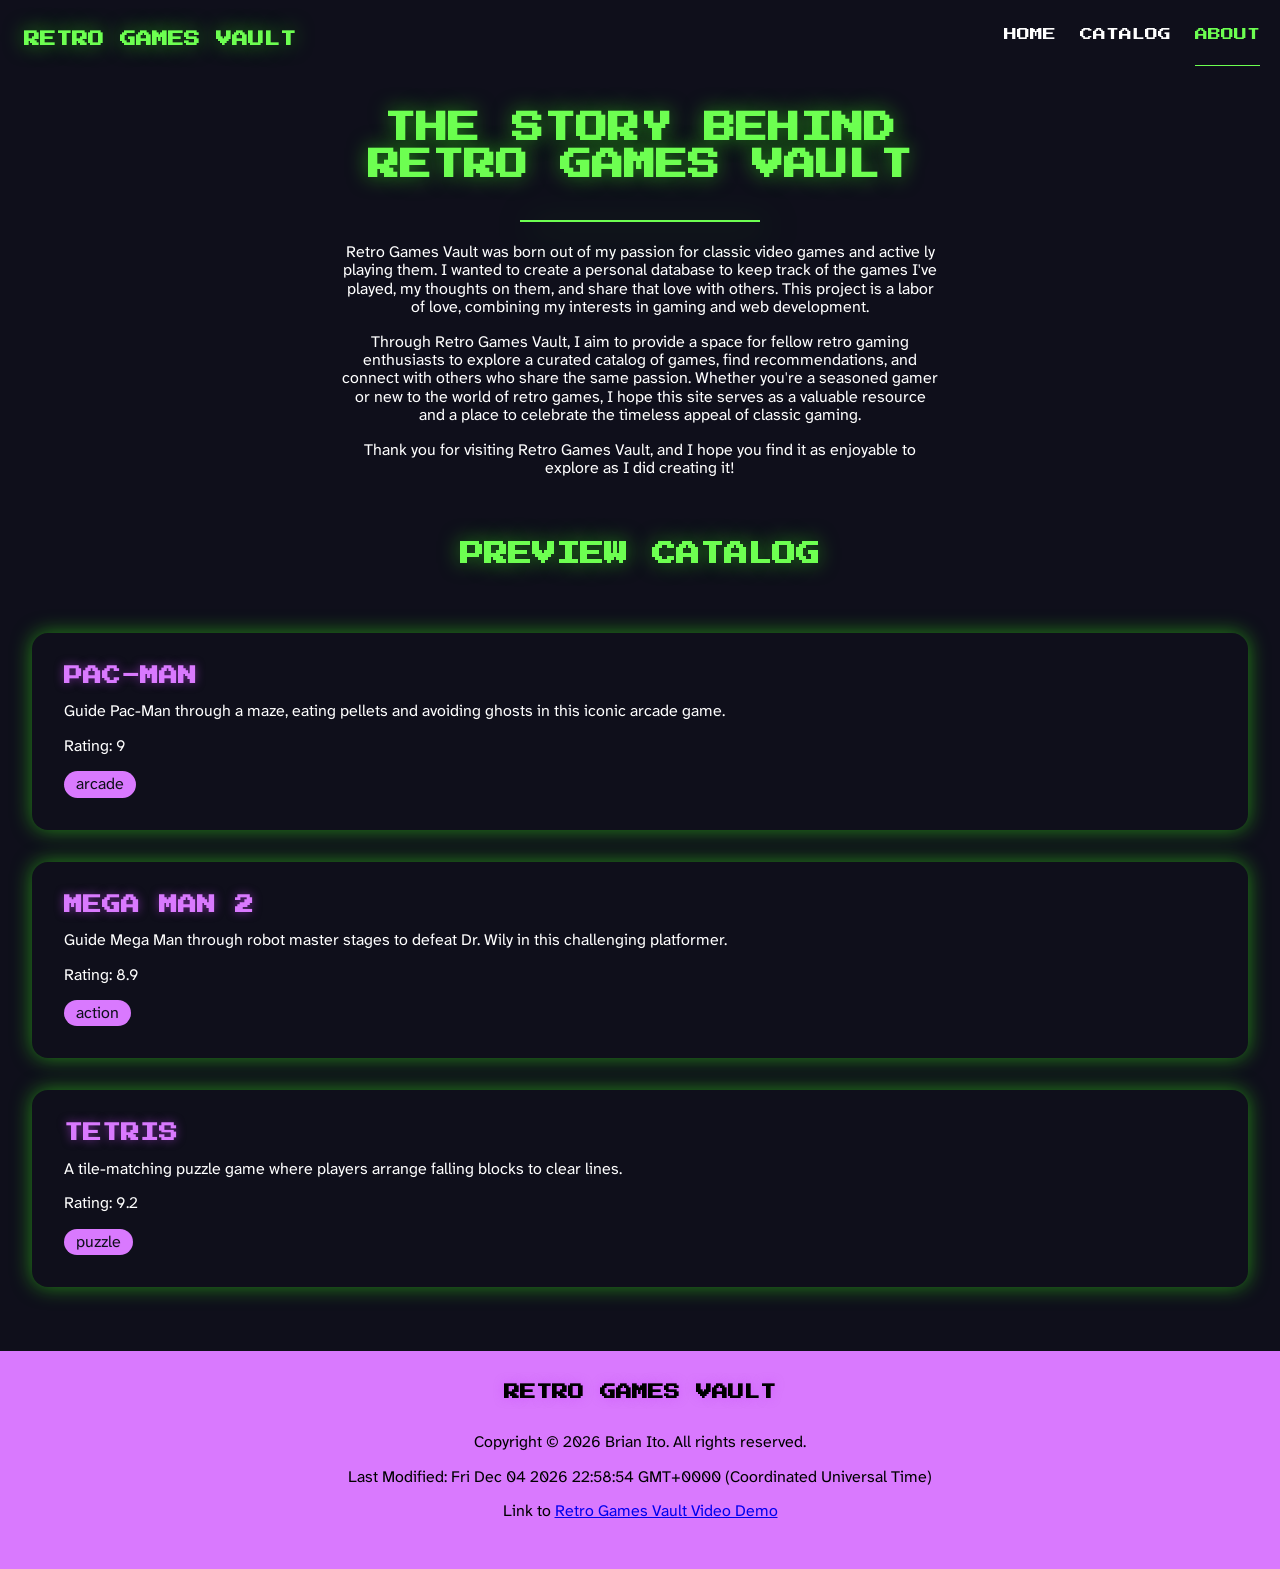
<file: finalproject/about.html>
<!doctype html>
<html lang="en">
  <head>
    <meta charset="UTF-8">
    <meta name="description" content="A personal database for retro games and a place to share my love for retro games with others.">
    <meta name="author" content="Brian Ito">
    <meta name="viewport" content="width=device-width, initial-scale=1.0">
    <meta property="og:title" content="Retro Games Vault">
    <meta property="og:description" content="A database for retro games to share with others. Explore our catalog, find your next play, and connect with fellow retro gaming enthusiasts.">
    <meta property="og:image" content="https://brianito.github.io/wdd231/finalproject/images/hero.webp">
    <meta property="og:url" content="https://brianito.github.io/wdd231/finalproject/index.html">
    <link rel="preconnect" href="https://fonts.googleapis.com">
    <link rel="preconnect" href="https://fonts.gstatic.com" crossorigin>
    <link href="https://fonts.googleapis.com/css2?family=Atkinson+Hyperlegible+Next:ital,wght@0,200..800;1,200..800&family=Press+Start+2P&display=swap" rel="stylesheet">
    <link rel="stylesheet" href="styles/small.css">
    <link rel="stylesheet" href="styles/large.css">
    <link rel="stylesheet" href="styles/xlarge.css">
    <link rel="icon" type="image/x-icon" href="/images/favicon.ico" />
    <link rel="stylesheet" href="styles/normalize.css">
    <title>Retro Games Vault</title>
    <script src="scripts/index.js" type="module"></script>
  </head>
  <body>
    <header>
      <div class="header-container">
        <h1>Retro Games Vault</h1>
        <a id="menu"></a>
      </div>
      <nav>
        <div class="navigation">
          <a href="index.html">
            <p >
              Home
            </p>
          </a>
          <a href="catalog.html">
            <p>
              Catalog
            </p>
          </a>
          <a class="active" href="#">
            <p class="li-active">
              About
            </p>
          </a>
        </div>
      </nav>
    </header>
    <main>
      <div id="about">
        <h1>The Story Behind Retro Games Vault</h1>
        <div>
          <p>Retro Games Vault was born out of my passion for classic video games and active
            ly playing them. I wanted to create a personal database to keep track of the games I've played, my thoughts on them, and share that love with others. This project is a labor of love, combining my interests in gaming and web development.</p>
          <p>Through Retro Games Vault, I aim to provide a space for fellow retro gaming enthusiasts to explore a curated catalog of games, find recommendations, and connect with others who share the same passion. Whether you're a seasoned gamer or new to the world of retro games, I hope this site serves as a valuable resource and a place to celebrate the timeless appeal of classic gaming.</p>
          <p>Thank you for visiting Retro Games Vault, and I hope you find it as enjoyable to explore as I did creating it!</p>
        </div>
      </div>
      <h2 class="heading-preview">Preview Catalog</h2>
      <div class="preview">
      </div>
    </main>
    <footer>
      <h2>Retro Games Vault</h2>
      <div>
        <p>Copyright &copy; 2026 Brian Ito. All rights reserved.</p>
        <p>Last Modified: <span id="last-modified"></span></p>
        <p>Link to <a href="https://www.youtube.com/watch?v=wch9gAysm1Q">Retro Games Vault Video Demo</a></p>
      </div>
    </footer>
  </body>
</html>
</file>
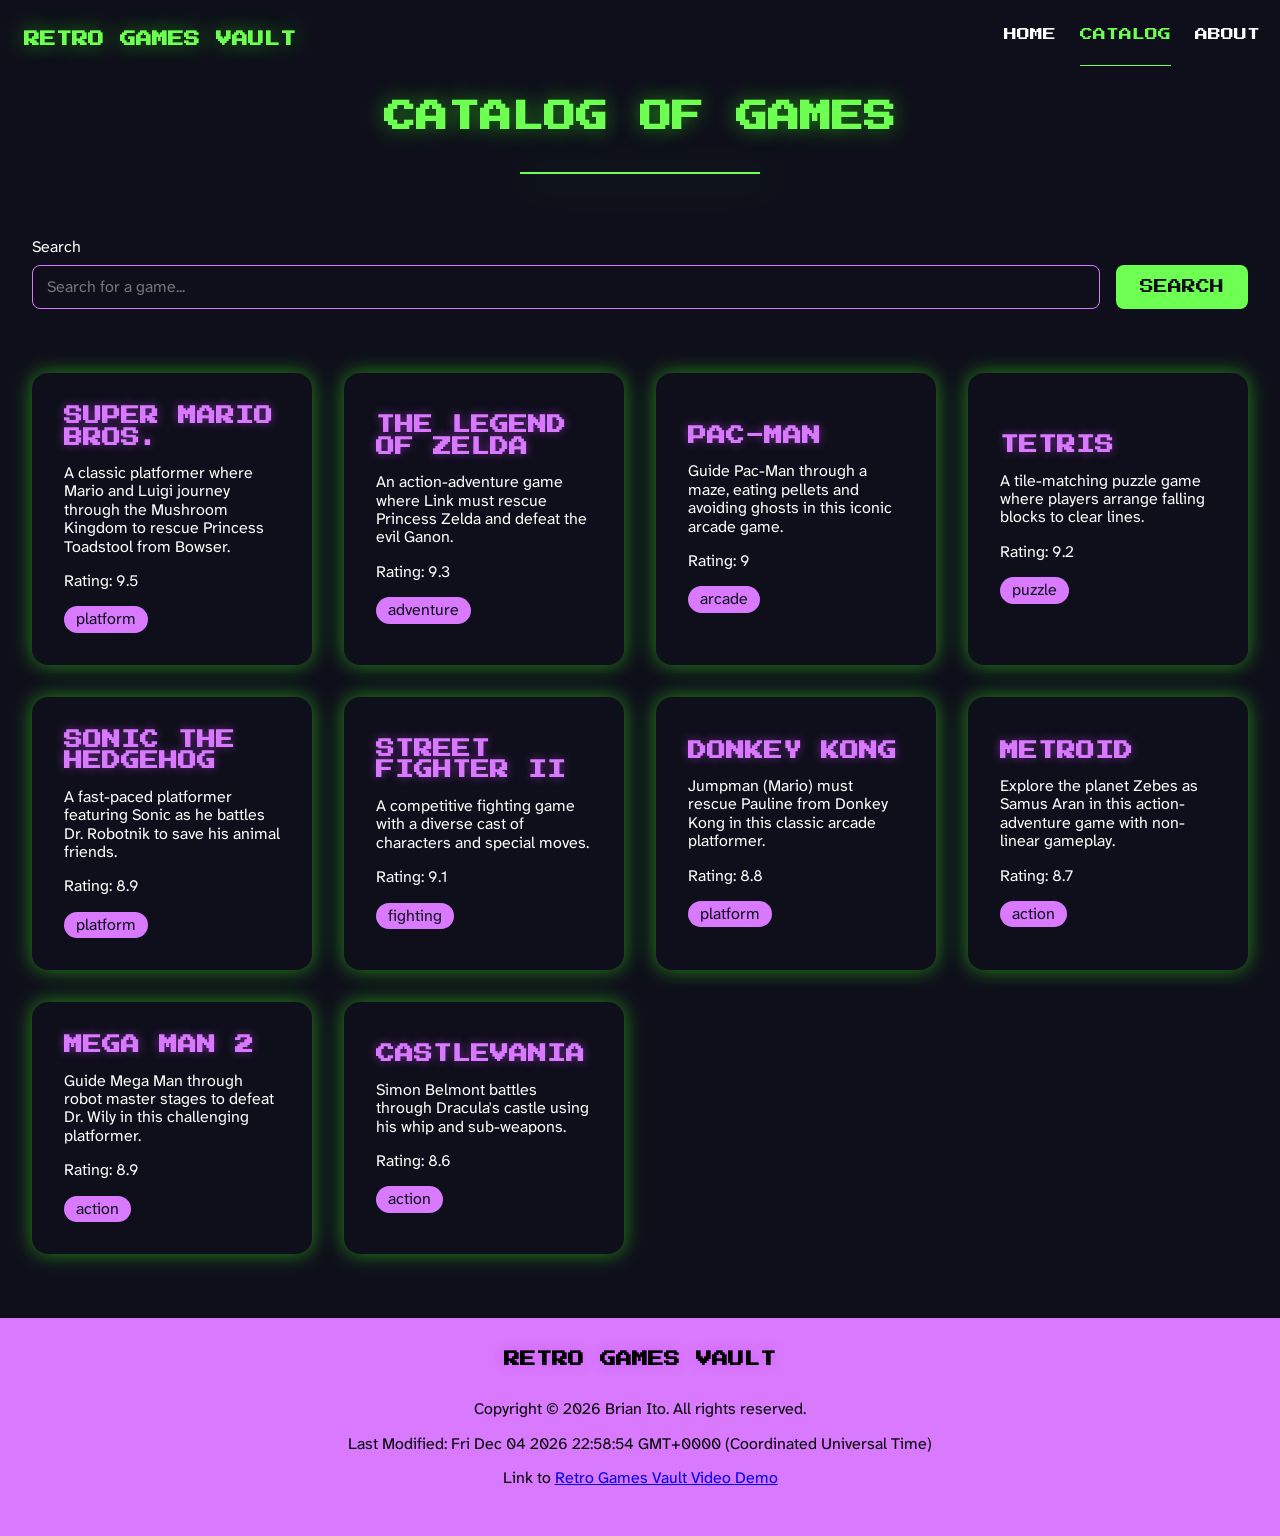
<file: finalproject/catalog.html>
<!doctype html>
<html lang="en">
  <head>
    <meta charset="UTF-8">
    <meta name="description" content="A personal database for retro games and a place to share my love for retro games with others.">
    <meta name="author" content="Brian Ito">
    <meta name="viewport" content="width=device-width, initial-scale=1.0">
    <meta property="og:title" content="Retro Games Vault">
    <meta property="og:description" content="A database for retro games to share with others. Explore our catalog, find your next play, and connect with fellow retro gaming enthusiasts.">
    <meta property="og:image" content="https://brianito.github.io/wdd231/finalproject/images/hero.webp">
    <meta property="og:url" content="https://brianito.github.io/wdd231/finalproject/index.html">
    <link rel="preconnect" href="https://fonts.googleapis.com">
    <link rel="preconnect" href="https://fonts.gstatic.com" crossorigin>
    <link href="https://fonts.googleapis.com/css2?family=Atkinson+Hyperlegible+Next:ital,wght@0,200..800;1,200..800&family=Press+Start+2P&display=swap" rel="stylesheet">
    <link rel="stylesheet" href="styles/small.css">
    <link rel="stylesheet" href="styles/large.css">
    <link rel="stylesheet" href="styles/xlarge.css">
    <link rel="icon" type="image/x-icon" href="/images/favicon.ico" />
    <link rel="stylesheet" href="styles/normalize.css">
    <title>Catalog - Retro Games</title>
    <script src="scripts/catalog.js" type="module"></script>
  </head>
  <body>
    <header>
      <div class="header-container">
        <h1>Retro Games Vault</h1>
        <a id="menu"></a>
      </div>
      <nav>
        <div class="navigation">
          <a class="active" href="index.html">
            <p>
              Home
            </p>
          </a>
          <a href="#">
            <p class="li-active">
              Catalog
            </p>
          </a>
          <a href="about.html">
            <p>
              About
            </p>
          </a>
        </div>
      </nav>
    </header>
    <main>
      <h1>Catalog of Games</h1>
      <form action="#" method="get" id="search-form">
        <div>
          <label for="search">Search</label>
          <input type="text" id="search" name="search" placeholder="Search for a game...">
        </div>
        <button type="submit">Search</button>
      </form>
      <div id="catalog">
      </div>
      <p id="game-amount"></p>
    </main>
    <footer>
      <h2>Retro Games Vault</h2>
      <div>
        <p>Copyright &copy; 2026 Brian Ito. All rights reserved.</p>
        <p>Last Modified: <span id="last-modified"></span></p>
        <p>Link to <a href="https://www.youtube.com/watch?v=wch9gAysm1Q">Retro Games Vault Video Demo</a></p>
      </div>
    </footer>
  </body>
</html>
</file>
<file: styles/style.css>
* {
  font-family: "Montserrat", sans-serif;
}

header {
  text-align: center;
  background-color: #1f487e;
  color: #fff;
  width: 100%;
  display: flex;
  flex-wrap: wrap;
}

section {
	border: 1px solid #ccc;
	border-radius: 0.5rem;
	margin-bottom: 2rem;
}
  section  p {
	  padding: 0.5rem 3rem;
  }
  section p:first-of-type {
	  padding-top: 1.25rem;
  }

  section p:last-of-type {
	  padding-bottom: 1.25rem;
  }

header h1 {
  display: flex;
  justify-content: center;
  align-items: center;
  gap: 2rem;
  padding: 2rem;
  width: calc(100vw - 10rem);
  margin: 0;
}

header h1 img {
  box-shadow: 2px 2px 8px rgba(0, 0, 0, 0.5);
  width: 80px;
}

header #menu {
  font-size: 3rem;
  display: block;
  text-decoration: none;
  padding: 0.5rem 0.75rem;
}
header #menu::before {
  content: "≡";
}
header .navigation {
  list-style: none;
  margin: 0 ;
}

header nav {
  width: 100%;
  display: none;
  background-color: #1d3461;
}


header .show {
	  display: block;
}

header .show ul li {
	width: 100%;
}


header .show ul {
	padding: 0;
}

header nav.show {
  display: block;
}

header nav a {
  color: #fff;
  text-decoration: none;
  opacity: 0.66;
  padding: 1.5rem;
  transition: all 0.2s ease-in-out;
	width: 100%;
	display: block;
}

header nav a:hover {
  opacity: 1;
}

header nav a.active {
  opacity: 1;
  background-color: #1f487e;
}


body {
	display: flex;
	flex-direction: column;
	align-items: center;
}

main {
  display: flex;
  flex-direction: column;
  align-items:center;
  max-width: 1200px;
  margin: 2rem;
}


main article img {
  width: 100%;
}
main article h2 {
  margin: 0;
  text-align: center;
  padding: 1rem;
  color: #fff;
  border-radius: 0.5rem 0.5rem 0 0;
  background-color: #3641a0;
}
main article:nth-child(3) {
  grid-column: span 2;
}

main .certificates .filter-buttons {
  display: grid;
  grid-template-columns: repeat(3, 1fr);
  gap: 0.5rem;
  padding: 1rem;
}

main .certificates .filter-buttons button {
  padding: 1rem 1.5rem;
  font-size: 1.25rem;
  background-color: #ccc;
  border: none;
  cursor: pointer;
  border-radius: 0.5rem;
}

#courses {
  display: grid;
  grid-template-columns: repeat(1, 1fr);
  gap: 1rem;
  padding: 1rem;
}
#courses div {
  background-color: #d3d3d3;
  color: #000;
  text-align: center;
  padding: 1rem;
  border-radius: 0.5rem;
}

#courses div.completed {
  background-color: #1d3461;
  color: #fff;
}

footer {
  background-color: #605f5e;
  color: #fff;
  width: 100%;
  box-sizing: border-box;
  text-align: center;
  padding: 1rem;
}

figcaption {
  font-size: 12px;
  text-align: center;
}

#total_credits {
	text-align: center;
}
</file>
<file: styles/style-large.css>
@media (min-width: 40em) {
  .navigation {
    display: flex;
  }


header nav li {
  padding: 0 2rem;
}

	main article:first-of-type {
  display: grid;
  grid-template-columns: repeat(2, 1fr);
  gap: 3rem;
  margin-bottom: 3rem;
}
  header {
	  width: 100%;
    display: block;
  }
  header h1 img {
      width: 150px;
  }
  header #menu {
    display: none;
  }
  header nav {
    display: block;
  }


  main .certificates .filter-buttons {
    display: flex;
    justify-content: center;
  }
  #courses {
    grid-template-columns: repeat(3, 1fr);
  }
}
</file>
<file: chamber/styles/small.css>
body {
	margin: 0;
	padding: 0;
	font-family: 'Montserrat', sans-serif;

}
footer {
	background-color: #Fc0;
	margin-bottom: 0;
	padding: 2rem;
}

main #content img {
	width: 100%;
}

.card dialog .close {
	position: absolute;
	top: 0.5rem;
	right: 0.5rem;
	background: #fff;
	border: none;
	width: auto;
	box-shadow: none;
	color: #00000088;
	font-size: 1.5rem;
	cursor: pointer;
}

.card dialog .close:hover {
	color: #000000cc;
}

.business-home {
	flex-direction: column;
	font-size: 14px;
}

.relative {
	position: relative;
}

.required::after {
	content: "*";
	color: red;
	margin-left: 0.125rem;
}

.hidden {
	display: none;
}

main {
	display: flex;
	flex-direction: column;
	justify-content: space-between;
	min-height: 100vh;
}

#cta-button {
	position: absolute;
	bottom: 2rem;
	right: 2rem;
	padding: 1rem 2rem;
	border: none;
	border-radius: 24px;
	background: #fff;
	box-shadow: 0 4px 6px #00000022;
	font-weight: 500;
	transition: all .2s ease-in-out;
	cursor:pointer;
}

#cta-button:hover {
	box-shadow: 0 6px 8px #00000033;
	transform: translateY(-2px);
}

#content #weather div {
	padding: 0;
}
#content .forecast-day {
	padding: 0;
}

header {
	display: flex;
	flex-direction: column;
	position: relative;
	z-index: 999;
	box-shadow: 0 8px 10px #00000022;
}

header > div {
	display: flex;
	align-items: center;
	padding: 0.75rem;
}

.flex {
	display: flex;
	flex-direction: column;
	align-items: center;
	gap: 0.5rem;
}

.flex > div {
	width: 100%;
}
#content {
	text-align: center;
}

.business-card div {
	padding: 0 !important;
}


.business-card > .flex > div {
	text-align: left;
}

	#content > section > .grid {
		display: flex;
		flex-direction: column;
		gap: 1rem;
		margin-top: 1rem;
		margin-bottom: 2.5rem;
		border-bottom: none;
		padding: 0 2rem;
	}

	#content > section .grid > div {
		border: 1px solid #ccc !important;
		display: flex;
		padding: 0;
		flex-direction: column;
	}

	.grid > div > h3 {
		margin: 0;
		padding: 1em 0;
		background: #f0f0f0;
	}

#content #directory-list {
	display: grid;
	grid-template-columns: repeat(1, 1fr);

}

#content #directory-list.list-view {
	display: block;
}


	#content .list-view p {
		display: none;
	}

	#content .list-view div {
		display: flex;
		align-items: center;
		gap: 1rem;
	}

	#content .list-view div h2 {
		text-align: left;
		flex: 1;
	}

	#content .list-view div img {
		display: none;
	}

#content ul {
	list-style: none;
	padding: 0;
}

#content div {
	padding: 2rem;
	border-bottom: 1px solid #ccc;
}

#content div:last-of-type {
	border-bottom: none;
}


#content div img {
	width: 200px;
	max-height: 200px;
}

header h1 {
	display: flex;
	align-items: center;

	font-size: 1.15rem;
	width: 75%;
}

header h1 img {
	width: 4.5rem;
	height: 4.5rem;
}

nav {
  width: 100%;
  display: none;
  background-color: #1d3461;
  color: #fff;
}


 nav.show {
  display: block;
}

nav ul {
	list-style: none;
	padding: 0;
	margin: 0;
}

nav ul li {
	padding: 1rem;
	border-bottom: 1px solid #00000022;
}

nav ul li:first-of-type {
	border-top: 1px solid #00000022;
}

nav ul li a {
	text-decoration: none;
	color: #FFFFFFF0;
}


#dark-mode img, #dark-mode-resp img {
	width: 32px;
	height: 32px;
}

#buttons {
	display: flex;
	gap: 5px;
	padding-right: 0.75rem;
	align-items: center;
}

#buttons button {
	background: none;
	border: none;
}

 #menu {
  font-size: 3rem;
  display: block;
  text-decoration: none;
  margin-top: -0.75rem;
  padding: 0rem 0.75rem;
}

header #menu::before {
  content: "≡";
}

footer > section:nth-of-type(2) {
	  display: flex;
	  justify-content: center;
	  gap: 32px;
	  margin: 2rem 0;
}

.li-active {
	background-color: #fffffff0;
}

.li-active .active {
	color: #1d3461;
}
footer a {
	background-color: #00000022;
	border-radius: 36px;
	width: 64px;
	height:64px;
	display: flex;
	justify-content: center;
	align-items: center;
}

ul li:last-of-type {
	display: none;
}

footer img {
	width: 32px;
	height: 32px;
}

form {
	display: flex;
	text-align: left;
	flex-direction: column;
	width: 280px;
	border: 1px solid #f0f0f0;
	padding: 2rem;
	padding-top: 2.25rem;
	box-shadow: 0 4px 20px #00000012;
	border-radius: 24px;
	margin: 4rem 0 4rem 0;
	font-size: 13px;
}

#content form .flex {
	display: flex;
	gap: 1rem;
	align-items: center;
	border: none;
	padding: 0;
}

.center-align {
	display: flex;
	justify-content: center;
	align-items: center;
	gap: 5rem;
}

form h3 {
	font-weight: 500;
	margin: 0;
	display: flex;
	gap: 0.75rem;
	padding-bottom: 0.75rem;
}

form h3 div {
	position: relative;
	padding: 0 !important;
	max-height: 1px;
	margin-top: 0.5rem;
	flex: 1;
	background-color: #ccc;
}

.card {
	border: 1px solid #ccc;
	padding: 1rem;
	animation: fadeIn 0.5s ease-in-out;
	border-radius: 8px;
	box-shadow: 0 4px 6px #00000022;
	min-width: 250px;
}

.gold {
	background-color: #Fc0;
}

.silver {
	background-color: #C0C0C0;
}

.bronze {
	background-color: #75490A;
	color: #fff;
}

.np {
	background-color: #f0f0f0;
}

.card button {
	background-color: #1d3461;
	color: #fff;
	border: none;
	border-radius: 24px;
	cursor: pointer;
	font-weight: 600;
	width: 100%;
	box-shadow: 0 4px 6px #00000022;
	padding: 0.5rem 1rem;
	transition: all .2s ease-in-out;
}

#cards-container {
	display: grid;
	grid-template-columns: repeat(1, 1fr);
	gap: 2.5rem;
	margin-bottom: 2rem;
	justify-content: center;
}

#content form .flex div {
	display: flex;
	flex-direction: column;
	flex:1;
	padding: 0;
	border: none;
	align-items: flex-start;
}

#content form .flex input {
	width: 100%;
	box-sizing: border-box;
}

form label {
	text-align: left;
}

form input, select, textarea {
	margin-bottom: 1rem;
}

form input[type="text"], input[type="tel"], input[type="email"], select, textarea {
	padding: 0.5rem;
	margin-top: .33rem;
	border: 1px solid #ccc;
	border-radius: 8px;
}

form button[type="submit"] {
	margin-top: 1rem;
	background-color: #1d3461;
	color: #fff;
	border: none;
	border-radius: 24px;
	cursor: pointer;
	font-weight: 600;
	box-shadow: 0 4px 6px #00000022;
	padding: 0.75rem 1.5rem;
	transition: all .2s ease-in-out;
}

form button[type="submit"]:hover {
	background-color: #1d3461f0;
	transform: translateY(-2px);
	box-shadow: 0 6px 8px #00000033;
}

dialog {
	text-align: left;
	padding: 3em;
}

.feature {
	list-style: disc;
	padding-left: 1.5rem;
}

.grid-area {
	display: grid;
	grid-template-columns: repeat(1, 1fr);
	gap: 2rem;
}
.grid-area div {
	display: grid;
	grid-template-areas: "title"
	"img"
	"address"
	"description";
}

#content .grid-area div img {
	border-radius: 8px;
	width: 100%;
	object-fit: cover;
	grid-area: img;
}

.grid area div h2 {
	grid-area: title;
}

.grid area div p:nth-of-type(1) {
	grid-area: address;
}

.grid area div p:nth-of-type(2) {
	grid-area: description;
}

@keyframes fadeIn {
	0% {
		opacity: 0;
		transform: translateY(20px);
	}
	100% {
		opacity: 1;
		transform: translateY(0);
	}
}
</file>
<file: chamber/styles/large.css>
@media(min-width: 700px) {


	header h1 {
		width: 100%;
	}
	#content #directory-list {
		display: grid;
		grid-template-columns: repeat(2, 1fr);
	}


	form {
		width: 400px;
	}

	#businesses div img {
		width: 100px;
	}

.business-home {
	flex-direction: row;
	font-size: 14px;
}


}


@media (min-width: 850px) {
	#cards-container {

	grid-template-columns: repeat(2, 1fr);
	}
	#content {
		padding: 0 6rem;
	}

	#weather {
		display: flex;
		align-items: start;
		gap: 1rem;
	}

	#weather div {
		text-align: left;
		padding: 0;
	}

	
	#businesses div img {
		width: 100px;
	}

	#content #weather  img {
		max-width: 100px;
		height: auto;
		object-fit: contain;
	}

	#content > section > .grid {
		display: grid;
		grid-template-columns: 1fr 1fr;
		gap: 1rem;
		padding: 0;
	}

	#content picture img {
		max-height: 600px;
		object-fit: cover;
	}
	header {
		flex-direction: row;
		align-items: center;
	}
	header > div {
		flex: 1;
		align-items: center
	}
	nav {
  		display: flex;
		width: fit-content;
		background: transparent;
		color: #000;
	}

	nav ul {
		display: flex;
	}

	nav ul li {
		display: flex;
		align-items: center;
		border: none;
	}

	nav ul li a {
		color: #000;
		background: transparent;
		
	}

ul li:last-of-type {
	display: flex;
}

	li button {
		background: transparent;
		border: none;
	}

	#menu {
		display: none;
	}

	#buttons {
		display: none;
	}

	.active {
		padding-top: 0.5rem;
		padding-bottom: 0.5rem;
		border-bottom: 2px solid #000;
	}

	footer {
		display: flex;
		justify-content: space-between;
		align-items: center;
	}

	footer section:last-of-type {
		text-align: right;
	}

	#content #directory-list {
		display: grid;
		grid-template-columns: repeat(3, 1fr);
	}

	#content #directory-list.list-view {
		display: block;
	}


}


@media (min-width: 1100px) {

.grid-area {
	grid-template-columns: repeat(2, 1fr);
}

.grid-area div {

	grid-template-areas: "img title"
	"img address" 
	"img description";
	text-align: left;
	column-gap: 1rem;
	align-items: center;
}

.grid-area div h2 {
	margin: 0;
}
#content .grid-area div img {
	height: 100%;
	width: 250px;
}

	.flex {
		flex-direction: row;
	}
nav ul li:first-of-type {
	border-top: none;
}
	#content #businesses {
		display: grid;
		grid-template-columns: repeat(3, 1fr);
		gap: 1rem;
		padding: 0 !important;
	}

	#content > section > .grid {
		grid-template-columns: 2fr 1fr 1fr !important;
	}
}
</file>
<file: finalproject/styles/small.css>
:root {
  /** Fonts */
  --font-sans: "Atkinson Hyperlegible Next", sans-serif;
  --font-display: "Press Start 2P", monospace;

  --shadow-opacity: 50%;
  /** Colors */
  --color-foreground: hsl(110.55 100% 65.92%);
  --color-foreground-low-opacity: hsl(
    110.55 100% 53.92% / var(--shadow-opacity)
  );
  --color-secondary: hsl(283.15, 99.16%, 73.53%);
  --color-secondary-low-opacity: hsl(
    283.15 99.16% 63.53% / var(--shadow-opacity)
  );
  --color-background: #0f0f1b;
  --color-white: #ffffff;
}

body {
  font-family: var(--font-sans);
  background-color: var(--color-background);
  color: var(--color-white);
}

#about {
  padding: 0 2rem;
  max-width: 600px;
  margin: 2rem auto;
  text-align: center;
}
.ps2p {
  font-family: var(--font-display);
  text-transform: uppercase;
}

main {
  margin-top: 0;
}

h1,
h2,
h3 {
  font-family: var(--font-display);
  margin-top: 4rem;
  display: flex;
  flex-direction: column;
  text-transform: uppercase;
  text-shadow: 0px 0px 20px var(--color-foreground-low-opacity);
  text-align: center;
  color: var(--color-foreground);
}

h1::after {
  position: relative;
  width: 240px;
  margin-left: auto;
  margin-right: auto;
  margin-top: 36px;
  box-shadow: 8px 5px 36px var(--color-foreground-low-opacity);
  content: "";
  height: 2px;
  background: var(--color-foreground);
}

h2,
h3 {
  text-align: left;
  align-items: flex-start;
  text-shadow: 0px 0px 10px var(--color-secondary-low-opacity);
  color: var(--color-secondary);
}

.grid {
  display: grid;
  grid-template-columns: 1fr;
  gap: 2rem;
}

.color {
  width: 120px;
  text-align: center;
  height: 120px;
  border-radius: 80px;
  display: flex;
  align-items: center;
  box-shadow: 0px 0px 20px #00000080;
  justify-content: center;
  font-weight: 500;
}

.bg-primary {
  background-color: var(--color-foreground);
  color: var(--color-background);
}

.bg-secondary {
  background-color: var(--color-secondary);
  color: var(--color-background);
}

.bg-background {
  background-color: var(--color-background);
  color: var(--color-white);
}

.bg-white {
  background-color: var(--color-white);
  color: var(--color-background);
}

.colors-container {
  display: flex;
  gap: 1rem;
  flex-wrap: wrap;
  margin-top: 3rem;
  margin-bottom: 3rem;
}

.wireframes {
  display: flex;
  align-items: flex-start;
  gap: 2rem;
}
header {
}

header > nav {
  font-family: var(--font-display);
  text-transform: uppercase;
}

header > nav > .navigation {
  flex-direction: column;
  list-style: none;
  padding: 0;
}

header > nav > .navigation > a > p {
  height: 43px;
  display: flex;
  align-items: center;
  margin: 0;
  font-size: 13px;
  padding: 0 20px;
  transition: all 0.2s ease;
  box-shadow: 0px 1px 0px var(--color-secondary);
}

header > .header-container {
  display: flex;
  height: 78px;
  padding-left: 24px;
  align-items: center;
}

header > .header-container > h1 {
  font-size: 16px;
  text-align: left;
  margin: 0;
  flex: 1;
}
header > .header-container > h1::after {
  display: none;
}

header .navigation {
  margin: 0;
  display: none;
}

header > nav > .navigation > a > .li-active {
  color: var(--color-background);
  background-color: var(--color-foreground);
}

header > nav > .navigation > a > p:hover:not(.li-active) {
  color: var(--color-secondary);
}

header > nav a {
  color: var(--color-white);
  text-decoration: none;
}

#menu {
  font-size: 3rem;
  display: block;
  text-decoration: none;
  margin-top: -0.75rem;
  cursor: pointer;
  padding: 0rem 0.75rem;
}

header #menu::before {
  content: "≡";
}

header .navigation.open {
  display: flex;
}

picture,
picture > img {
  width: 100%;
}

.hero-container {
  position: relative;
  display: flex;
  flex-direction: column;
}

.hero-gradient {
  position: absolute;
  left: 0;
  width: 100%;
  height: 100%;
  background: linear-gradient(transparent 0%, var(--color-background) 100%);
}

.heading-preview {
  color: var(--color-foreground);
  text-shadow: 0px 0px 20px var(--color-foreground-low-opacity);
  text-align: center;
  width: 100%;
  align-items: center;
}

.hero-text {
  position: absolute;
  max-width: 100%;
  height: 100%;
  display: flex;
  top: 40%;
  text-align: center;
  margin: 0 24px;
  flex-direction: column;
  justify-content: center;
}

.hero-text h2 {
  text-align: center;
  line-height: 1.8;
}

.hero-text p {
  margin-top: 0;
  font-size: 18px;
  line-height: 1.45;
}

.hero-text .button-link {
  display: inline-block;
  margin-top: 24px;
  padding: 12px 24px;
  font-size: 14px;
  font-family: var(--font-display);
  border-radius: 8px;
  text-transform: uppercase;
  color: var(--color-background);
  background-color: var(--color-secondary);
  border: none;
  cursor: pointer;
  text-decoration: none;
  transition: all 0.2s ease;
}

.cards {
  display: flex;
  flex-direction: column;
  gap: 2rem;
  margin-top: 16rem;
  padding: 0 1rem;
}

.cards > div {
  padding: 2rem;
  border-radius: 12px;
  border: 1px solid var(--color-secondary);
}

.cards h2 {
  margin-top: 0;
}

.hero-text .button-link:hover {
  transform: translateY(-2px);
}

footer {
  background: var(--color-secondary);
  padding: 2rem;
  display: flex;
  color: #000;
  flex-direction: column;
  align-items: center;
}

footer h2 {
  margin: 0;
  color: #000;
  font-size: 1rem;
}

footer div {
  margin-top: 1rem;
}

footer div p {
  text-align: center;
}

.catalog-el {
  box-shadow: 0px 0px 20px var(--color-foreground-low-opacity);
  display: flex;
  flex: 1;
  align-items: center;
  border-radius: 16px;
}

.catalog-el div {
  padding: 2rem;
}

.catalog-el h3 {
  margin: 0;
}

#catalog {
  margin-top: 4rem;
  margin-bottom: 4rem;
  display: grid;
  grid-template-columns: repeat(auto-fit, minmax(250px, 1fr));
  gap: 2rem;
  padding: 0 2rem;
}

#search-form {
  display: flex;
  flex-direction: column;
  margin-top: 4rem;
  margin-bottom: 4rem;
  gap: 1rem;
  padding: 0 2rem;
}

.catalog-el .tag {
  margin: 0;
  width: fit-content;
  padding: 4px 12px;
  color: var(--color-background);
  border-radius: 20px;
  background-color: var(--color-secondary);
}

#search-form > div {
  display: flex;
  flex-direction: column;
  gap: 0.5rem;
  flex: 1;
}
#search-form input {
  flex: 1;
  padding: 12px 14px;
  border-radius: 8px;
  border: 1px solid var(--color-secondary);
  background-color: var(--color-background);
  color: var(--color-white);
}

#search-form button {
  padding: 14px 16px;
  font-size: 14px;
  box-sizing: border-box;
  font-family: var(--font-display);
  border-radius: 8px;
  text-transform: uppercase;
  color: var(--color-background);
  background-color: var(--color-foreground);
  border: none;
  cursor: pointer;
  transition: all 0.2s ease;
}

.preview {
  margin-top: 4rem;
  margin-bottom: 4rem;
  display: flex;
  flex-direction: column;
  gap: 2rem;
  padding: 0 2rem;
}
</file>
<file: finalproject/styles/large.css>
@media screen and (min-width: 750px) {
  #search-form {
    flex-direction: row;
    align-items: end;
  }
  #search-form button {
    padding: 14px 24px;
  }
  .hero-gradient {
    position: absolute;
    left: 0;
    width: 95%;
    height: 100%;
    background: linear-gradient(
      270deg,
      transparent 0%,
      var(--color-background) 100%
    );
  }

  .grid {
    grid-template-columns: repeat(2, 1fr);
  }

  .color {
    display: flex;
    align-items: center;
    box-shadow: 0px 0px 20px #00000080;
    justify-content: center;
    font-weight: 500;
  }

  header {
    display: flex;
    width: 100%;
    box-sizing: border-box;
    align-items: center;
  }

  header .header-container {
    flex: 1;
  }

  header #menu::before {
    display: none;
  }

  header > nav > .navigation {
    display: flex;
    margin-right: 20px;
    flex-direction: row;
    padding: 0;
  }

  header .navigation {
    display: block;
  }

  header > nav > .navigation {
    display: flex;
    flex-direction: row;
    list-style: none;
    padding: 0;
    gap: 24px;
  }
  header > nav > .navigation > a > p {
    height: 43px;
    display: flex;
    align-items: center;
    font-size: 13px;
    padding: 0;
    transition: all 0.2s ease;
    box-shadow: none;
  }

  header > nav > .navigation > a > .li-active {
    background: transparent;
    color: var(--color-foreground);
    padding-bottom: 0.5rem;
    box-shadow: 0px 1px 0px var(--color-foreground);
  }

  header > nav > .navigation > a > p:hover:not(.li-active) {
    color: var(--color-secondary);
  }
  header > nav a {
    color: var(--color-white);
    text-decoration: none;
  }

  .hero-text {
    position: absolute;
    height: 100%;
    top: -24px;
    align-items: start;
    display: flex;
    margin-left: 48px;
    flex-direction: column;
    justify-content: center;
  }

  .hero-text h2 {
    text-align: left;
    line-height: 1.8;
  }

  .hero-text p {
    font-size: 18px;
    line-height: 1.45;
    text-align: left;
  }

  .cards {
    position: relative;
    flex-direction: row;
    margin-top: 1rem;
    padding: 0 2.5rem;
  }

  .cards > div {
    background-color: var(--color-background);
  }
}
</file>
<file: finalproject/styles/xlarge.css>
@media screen and (min-width: 1350px) {
  .hero-text {
    max-width: 35%;
  }
  .cards {
    margin-top: -4rem;
    padding: 0 8rem;
  }
  .preview {
    flex-direction: row;
    padding: 0 8rem;
  }
}
</file>
